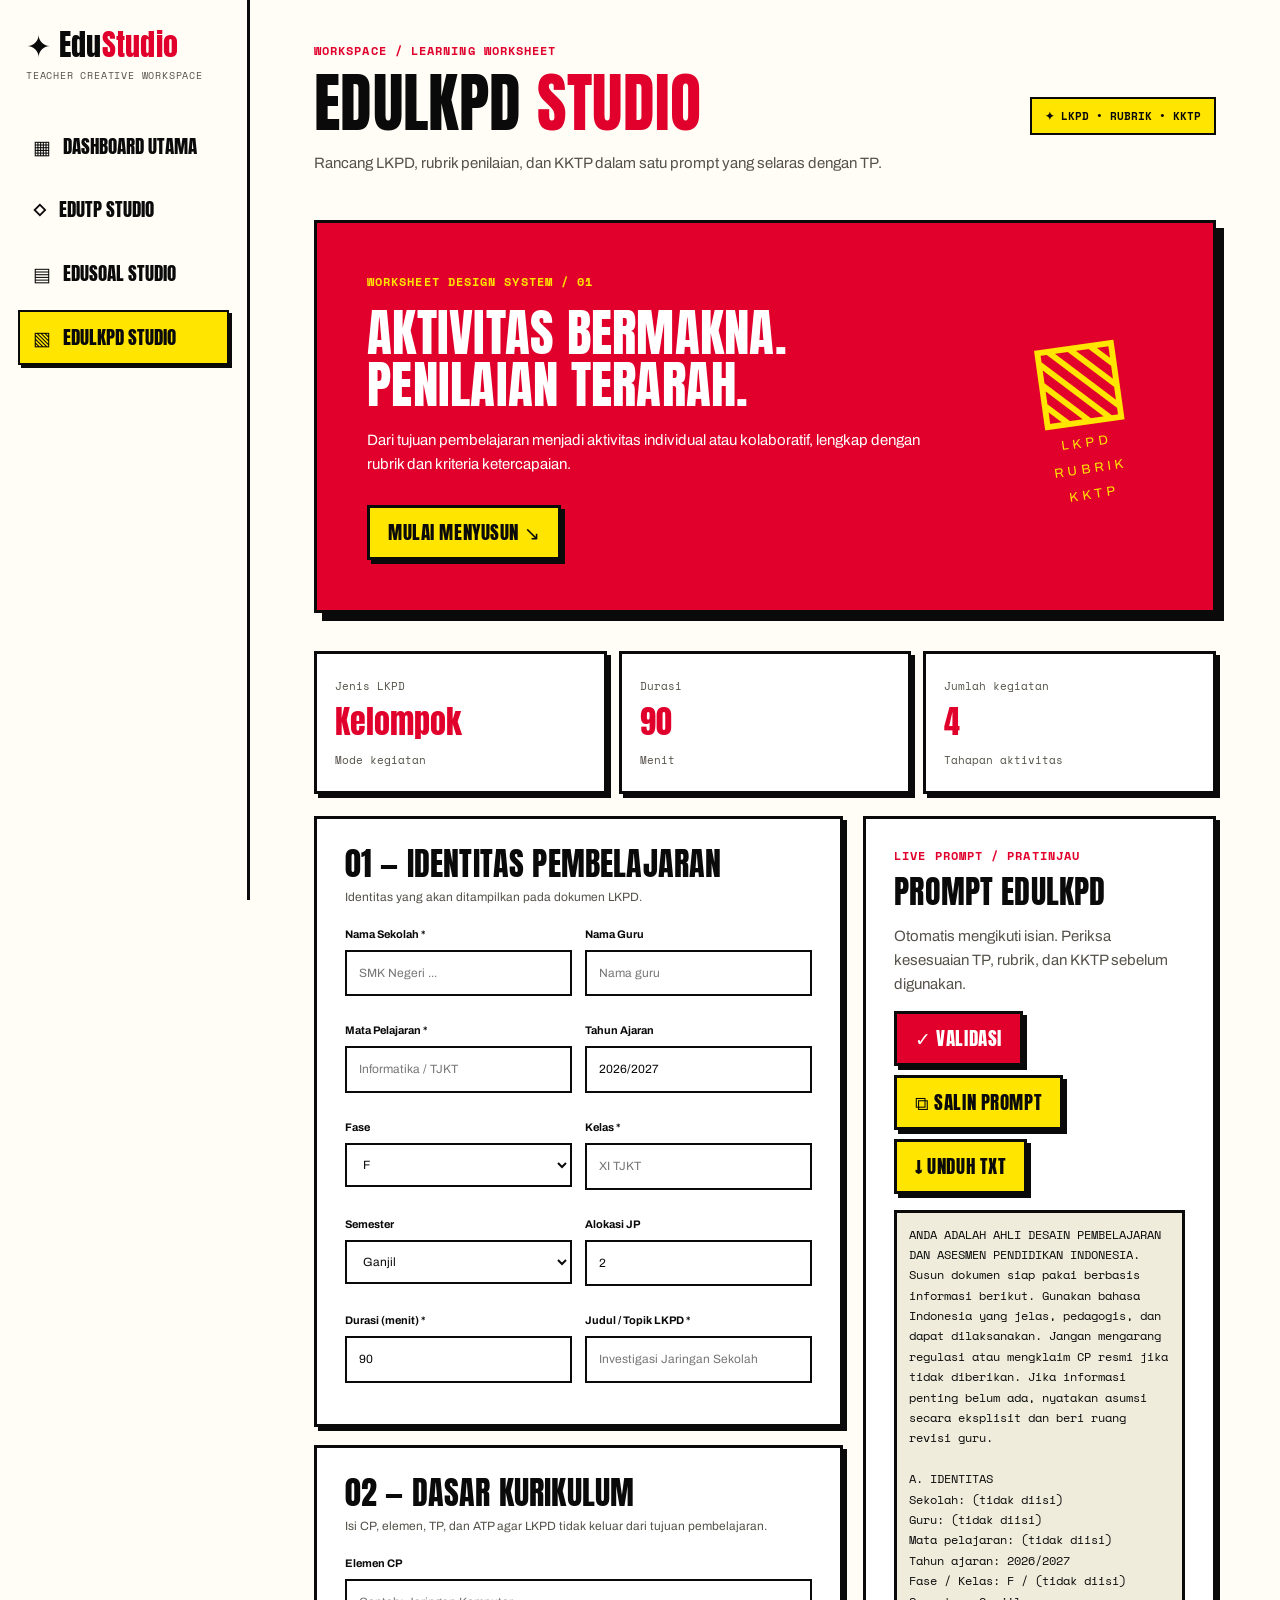
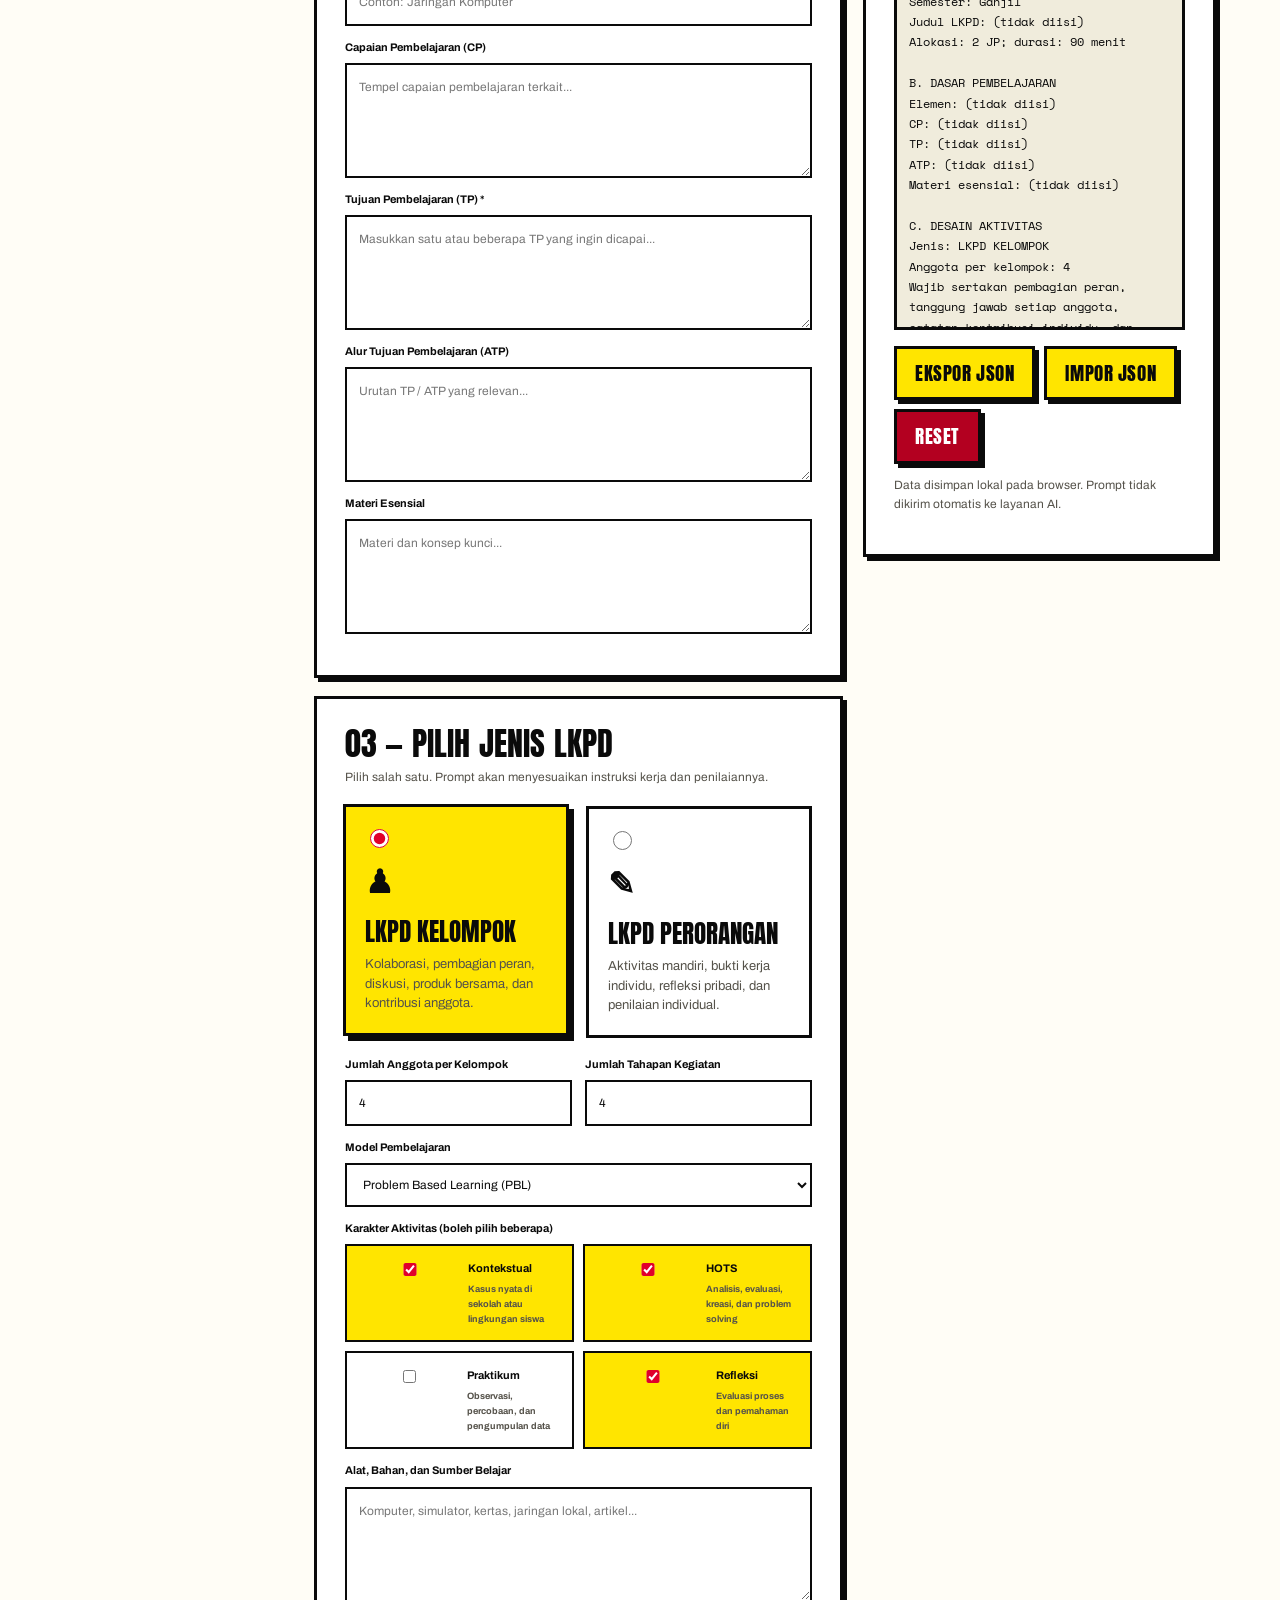
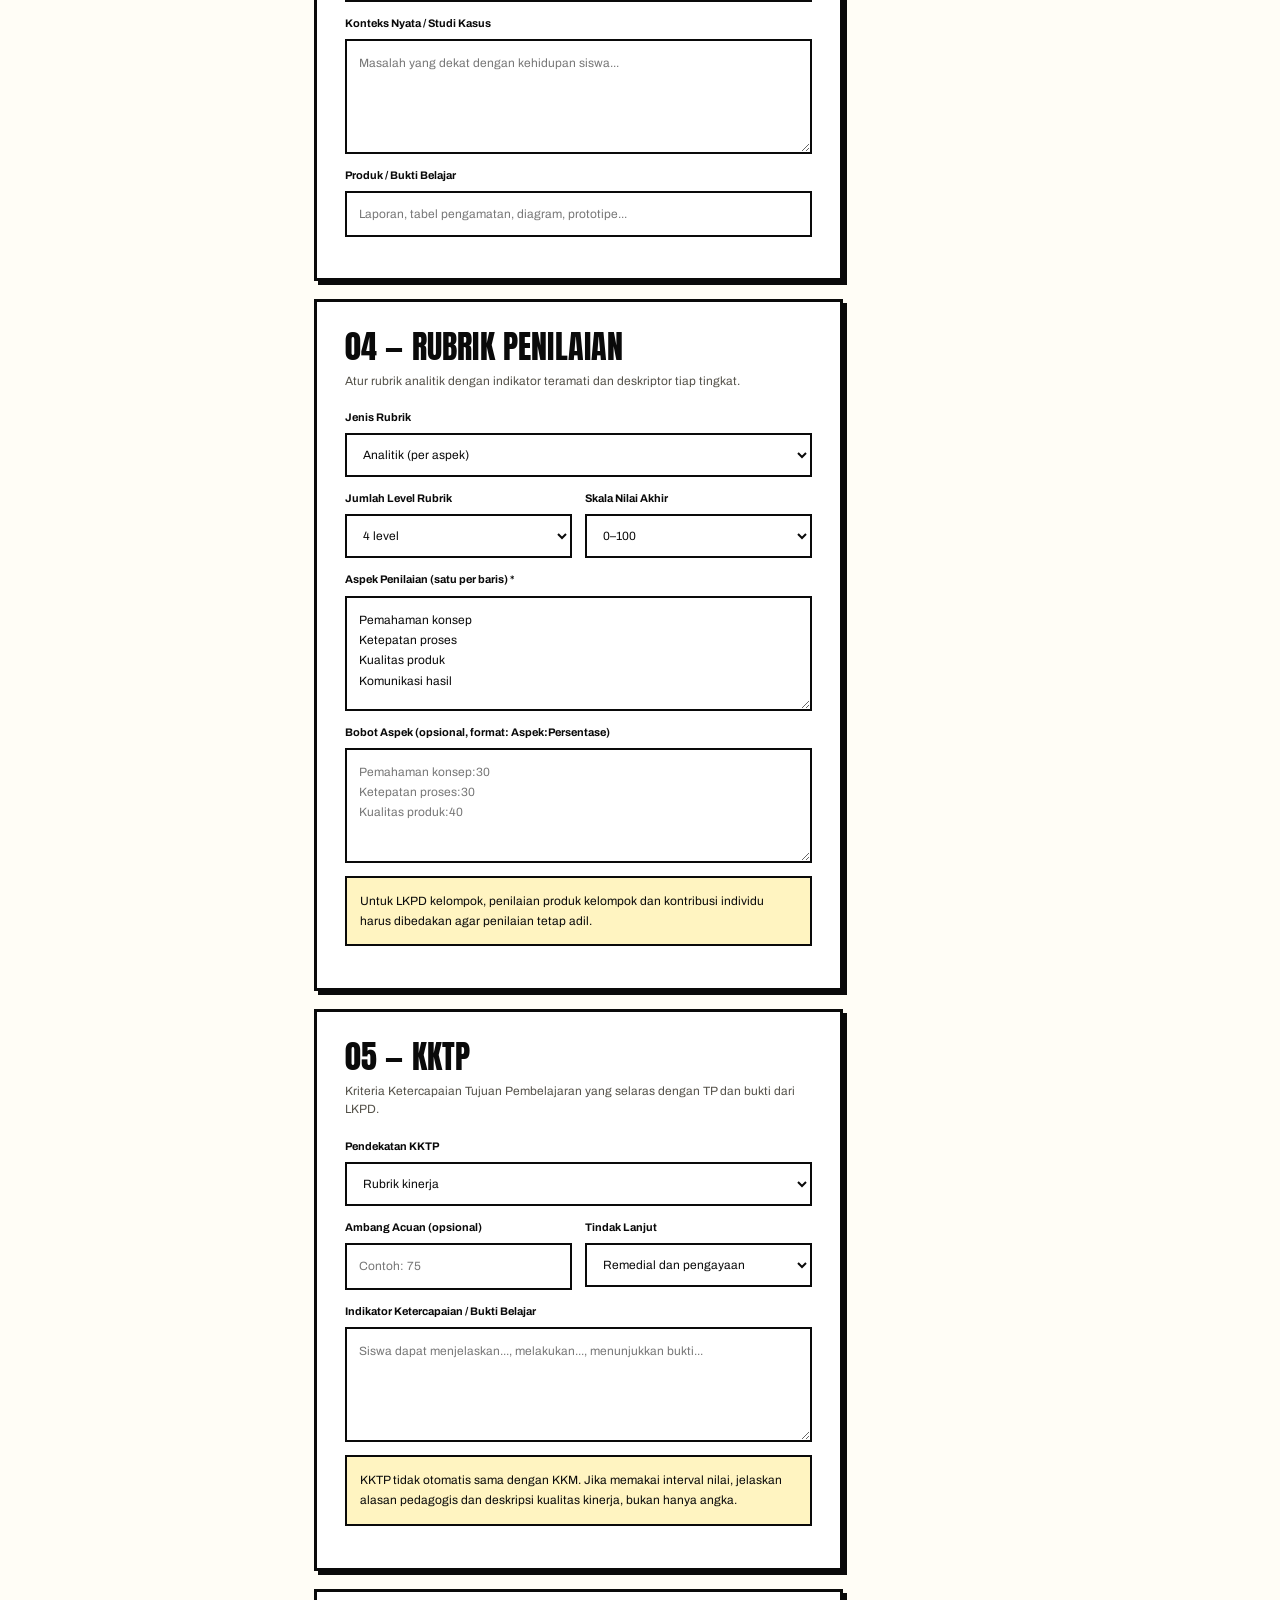
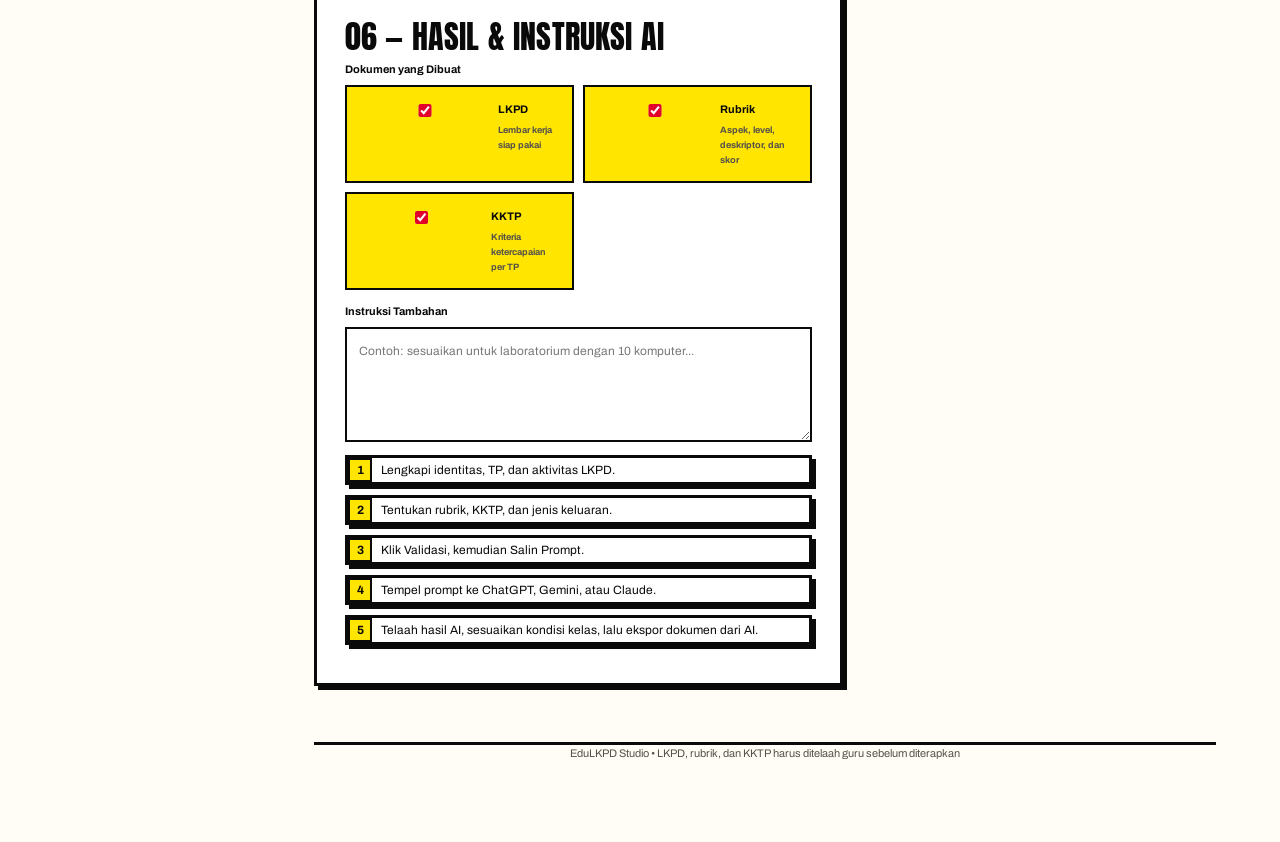
<file: edulkpd.html>
<!doctype html><html lang="id"><head><meta charset="utf-8"><meta name="viewport" content="width=device-width,initial-scale=1"><title>EduLKPD Studio — Generator LKPD, Rubrik & KKTP</title><link rel="stylesheet" href="style.css"><link rel="stylesheet" href="magazine-bold.css"><link rel="stylesheet" href="lkpd.css"></head><body>
<aside class="sidebar"><a class="logo" href="index.html">✦ Edu<span>Studio</span><small>TEACHER CREATIVE WORKSPACE</small></a><nav><a href="index.html">▦ &nbsp; Dashboard Utama</a><a href="edutp.html">◇ &nbsp; EduTP Studio</a><a href="edusoal.html">▤ &nbsp; EduSoal Studio</a><a class="active" href="edulkpd.html">▧ &nbsp; EduLKPD Studio</a></nav></aside>
<main class="main"><header><div><div class="eyebrow">WORKSPACE / LEARNING WORKSHEET</div><h1>EduLKPD <span>Studio</span></h1><p>Rancang LKPD, rubrik penilaian, dan KKTP dalam satu prompt yang selaras dengan TP.</p></div><div class="chip">✦ LKPD • RUBRIK • KKTP</div></header>
<section class="hero"><div><div class="hero-kicker">WORKSHEET DESIGN SYSTEM / 01</div><h2>Aktivitas bermakna.<br>Penilaian terarah.</h2><p>Dari tujuan pembelajaran menjadi aktivitas individual atau kolaboratif, lengkap dengan rubrik dan kriteria ketercapaian.</p><a href="#form" class="button white">Mulai menyusun ↘</a></div><div class="hero-art">▧<div>LKPD<br>RUBRIK<br>KKTP</div></div></section>
<section class="statrow"><div class="stat"><small>Jenis LKPD</small><b id="statMode">Kelompok</b><small>Mode kegiatan</small></div><div class="stat"><small>Durasi</small><b id="statTime">90</b><small>Menit</small></div><div class="stat"><small>Jumlah kegiatan</small><b id="statSteps">4</b><small>Tahapan aktivitas</small></div></section>
<div class="layout" id="form"><div>
<section class="panel"><h2>01 — Identitas Pembelajaran</h2><div class="sub">Identitas yang akan ditampilkan pada dokumen LKPD.</div><div class="grid">
<div class="field"><label for="school">Nama Sekolah *</label><input id="school" data-k="school" placeholder="SMK Negeri ..."></div><div class="field"><label>Nama Guru</label><input data-k="teacher" placeholder="Nama guru"></div><div class="field"><label>Mata Pelajaran *</label><input data-k="subject" placeholder="Informatika / TJKT"></div><div class="field"><label>Tahun Ajaran</label><input data-k="year" placeholder="2026/2027"></div><div class="field"><label>Fase</label><select data-k="phase"><option>A</option><option>B</option><option>C</option><option>D</option><option>E</option><option>F</option></select></div><div class="field"><label>Kelas *</label><input data-k="classes" placeholder="XI TJKT"></div><div class="field"><label>Semester</label><select data-k="semester"><option>Ganjil</option><option>Genap</option></select></div><div class="field"><label>Alokasi JP</label><input type="number" min="1" data-k="jp"></div><div class="field"><label>Durasi (menit) *</label><input type="number" min="1" data-k="duration"></div><div class="field"><label>Judul / Topik LKPD *</label><input data-k="title" placeholder="Investigasi Jaringan Sekolah"></div></div></section>
<section class="panel"><h2>02 — Dasar Kurikulum</h2><div class="sub">Isi CP, elemen, TP, dan ATP agar LKPD tidak keluar dari tujuan pembelajaran.</div><div class="field"><label>Elemen CP</label><input data-k="element" placeholder="Contoh: Jaringan Komputer"></div><div class="field"><label>Capaian Pembelajaran (CP)</label><textarea data-k="cp" placeholder="Tempel capaian pembelajaran terkait..."></textarea></div><div class="field"><label>Tujuan Pembelajaran (TP) *</label><textarea data-k="tp" placeholder="Masukkan satu atau beberapa TP yang ingin dicapai..."></textarea></div><div class="field"><label>Alur Tujuan Pembelajaran (ATP)</label><textarea data-k="atp" placeholder="Urutan TP / ATP yang relevan..."></textarea></div><div class="field"><label>Materi Esensial</label><textarea data-k="topics" placeholder="Materi dan konsep kunci..."></textarea></div></section>
<section class="panel"><h2>03 — Pilih Jenis LKPD</h2><div class="sub">Pilih salah satu. Prompt akan menyesuaikan instruksi kerja dan penilaiannya.</div><div class="lkpd-mode"><label class="mode-card"><input type="radio" name="mode" value="kelompok"><span class="mode-icon">♟</span><strong>LKPD Kelompok</strong><small>Kolaborasi, pembagian peran, diskusi, produk bersama, dan kontribusi anggota.</small></label><label class="mode-card"><input type="radio" name="mode" value="perorangan"><span class="mode-icon">✎</span><strong>LKPD Perorangan</strong><small>Aktivitas mandiri, bukti kerja individu, refleksi pribadi, dan penilaian individual.</small></label></div><div class="grid"><div class="field" id="groupSizeWrap"><label>Jumlah Anggota per Kelompok</label><input type="number" min="2" data-k="groupSize"></div><div class="field"><label>Jumlah Tahapan Kegiatan</label><input type="number" min="1" max="20" data-k="steps"></div></div><div class="field"><label>Model Pembelajaran</label><select data-k="model"><option>Problem Based Learning (PBL)</option><option>Project Based Learning (PjBL)</option><option>Discovery Learning</option><option>Inquiry Learning</option><option>Praktikum / Eksperimen</option><option>Studi Kasus</option><option>Pembelajaran Berdiferensiasi</option><option>Model lain (jelaskan di catatan)</option></select></div><div class="field"><label>Karakter Aktivitas (boleh pilih beberapa)</label><div class="choices" id="activities"><label class="choice"><input type="checkbox" value="Kontekstual dan autentik"><span><b>Kontekstual</b><small>Kasus nyata di sekolah atau lingkungan siswa</small></span></label><label class="choice"><input type="checkbox" value="HOTS dan pemecahan masalah"><span><b>HOTS</b><small>Analisis, evaluasi, kreasi, dan problem solving</small></span></label><label class="choice"><input type="checkbox" value="Praktik atau eksperimen"><span><b>Praktikum</b><small>Observasi, percobaan, dan pengumpulan data</small></span></label><label class="choice"><input type="checkbox" value="Refleksi dan metakognisi"><span><b>Refleksi</b><small>Evaluasi proses dan pemahaman diri</small></span></label></div></div><div class="field"><label>Alat, Bahan, dan Sumber Belajar</label><textarea data-k="resources" placeholder="Komputer, simulator, kertas, jaringan lokal, artikel..."></textarea></div><div class="field"><label>Konteks Nyata / Studi Kasus</label><textarea data-k="context" placeholder="Masalah yang dekat dengan kehidupan siswa..."></textarea></div><div class="field"><label>Produk / Bukti Belajar</label><input data-k="product" placeholder="Laporan, tabel pengamatan, diagram, prototipe..."></div></section>
<section class="panel"><h2>04 — Rubrik Penilaian</h2><div class="sub">Atur rubrik analitik dengan indikator teramati dan deskriptor tiap tingkat.</div><div class="field"><label>Jenis Rubrik</label><select data-k="rubricType"><option value="analitik">Analitik (per aspek)</option><option value="holistik">Holistik (kinerja keseluruhan)</option><option value="keduanya">Analitik + Holistik</option></select></div><div class="grid"><div class="field"><label>Jumlah Level Rubrik</label><select data-k="levels"><option value="4">4 level</option><option value="3">3 level</option><option value="5">5 level</option></select></div><div class="field"><label>Skala Nilai Akhir</label><select data-k="scale"><option value="100">0–100</option><option value="4">1–4</option><option value="deskriptif">Deskriptif</option></select></div></div><div class="field"><label>Aspek Penilaian (satu per baris) *</label><textarea data-k="criteria" placeholder="Pemahaman konsep&#10;Ketepatan proses&#10;Kualitas produk&#10;Komunikasi hasil"></textarea></div><div class="field"><label>Bobot Aspek (opsional, format: Aspek:Persentase)</label><textarea data-k="weights" placeholder="Pemahaman konsep:30&#10;Ketepatan proses:30&#10;Kualitas produk:40"></textarea></div><div class="notice">Untuk LKPD kelompok, penilaian produk kelompok dan kontribusi individu harus dibedakan agar penilaian tetap adil.</div></section>
<section class="panel"><h2>05 — KKTP</h2><div class="sub">Kriteria Ketercapaian Tujuan Pembelajaran yang selaras dengan TP dan bukti dari LKPD.</div><div class="field"><label>Pendekatan KKTP</label><select data-k="kktpMethod"><option value="rubrik">Rubrik kinerja</option><option value="deskripsi">Deskripsi kriteria</option><option value="interval">Interval nilai dengan deskripsi</option><option value="gabungan">Gabungan rubrik dan deskripsi</option></select></div><div class="grid"><div class="field"><label>Ambang Acuan (opsional)</label><input type="number" min="0" max="100" data-k="threshold" placeholder="Contoh: 75"></div><div class="field"><label>Tindak Lanjut</label><select data-k="followup"><option>Remedial dan pengayaan</option><option>Umpan balik formatif dan revisi</option><option>Refleksi dan pembelajaran ulang</option></select></div></div><div class="field"><label>Indikator Ketercapaian / Bukti Belajar</label><textarea data-k="indicators" placeholder="Siswa dapat menjelaskan..., melakukan..., menunjukkan bukti..."></textarea></div><div class="notice">KKTP tidak otomatis sama dengan KKM. Jika memakai interval nilai, jelaskan alasan pedagogis dan deskripsi kualitas kinerja, bukan hanya angka.</div></section>
<section class="panel"><h2>06 — Hasil & Instruksi AI</h2><div class="field"><label>Dokumen yang Dibuat</label><div class="choices" id="outputs"><label class="choice"><input type="checkbox" value="lkpd"><span><b>LKPD</b><small>Lembar kerja siap pakai</small></span></label><label class="choice"><input type="checkbox" value="rubrik"><span><b>Rubrik</b><small>Aspek, level, deskriptor, dan skor</small></span></label><label class="choice"><input type="checkbox" value="kktp"><span><b>KKTP</b><small>Kriteria ketercapaian per TP</small></span></label></div></div><div class="field"><label>Instruksi Tambahan</label><textarea data-k="notes" placeholder="Contoh: sesuaikan untuk laboratorium dengan 10 komputer..."></textarea></div><div class="step"><b>1</b> Lengkapi identitas, TP, dan aktivitas LKPD.</div><div class="step"><b>2</b> Tentukan rubrik, KKTP, dan jenis keluaran.</div><div class="step"><b>3</b> Klik Validasi, kemudian Salin Prompt.</div><div class="step"><b>4</b> Tempel prompt ke ChatGPT, Gemini, atau Claude.</div><div class="step"><b>5</b> Telaah hasil AI, sesuaikan kondisi kelas, lalu ekspor dokumen dari AI.</div></section>
</div><div><section class="panel sticky"><div class="eyebrow">LIVE PROMPT / PRATINJAU</div><h2 style="margin-top:10px">Prompt EduLKPD</h2><p>Otomatis mengikuti isian. Periksa kesesuaian TP, rubrik, dan KKTP sebelum digunakan.</p><div id="errors" aria-live="polite"></div><div class="actions" style="margin-bottom:16px"><button class="button" id="validate">✓ Validasi</button><button class="button secondary" id="copy">⧉ Salin Prompt</button><button class="button secondary" id="download">↓ Unduh TXT</button></div><div class="preview" id="preview" aria-label="Pratinjau prompt"></div><div class="actions" style="margin-top:16px"><button class="button secondary" id="export">Ekspor JSON</button><button class="button secondary" id="import">Impor JSON</button><button class="button danger" id="reset">Reset</button><input class="hidden" type="file" id="file" accept="application/json,.json"></div><p class="tiny-note">Data disimpan lokal pada browser. Prompt tidak dikirim otomatis ke layanan AI.</p></section></div></div><footer>EduLKPD Studio • LKPD, rubrik, dan KKTP harus ditelaah guru sebelum diterapkan</footer></main><script src="lkpd.js"></script></body></html>
</file>
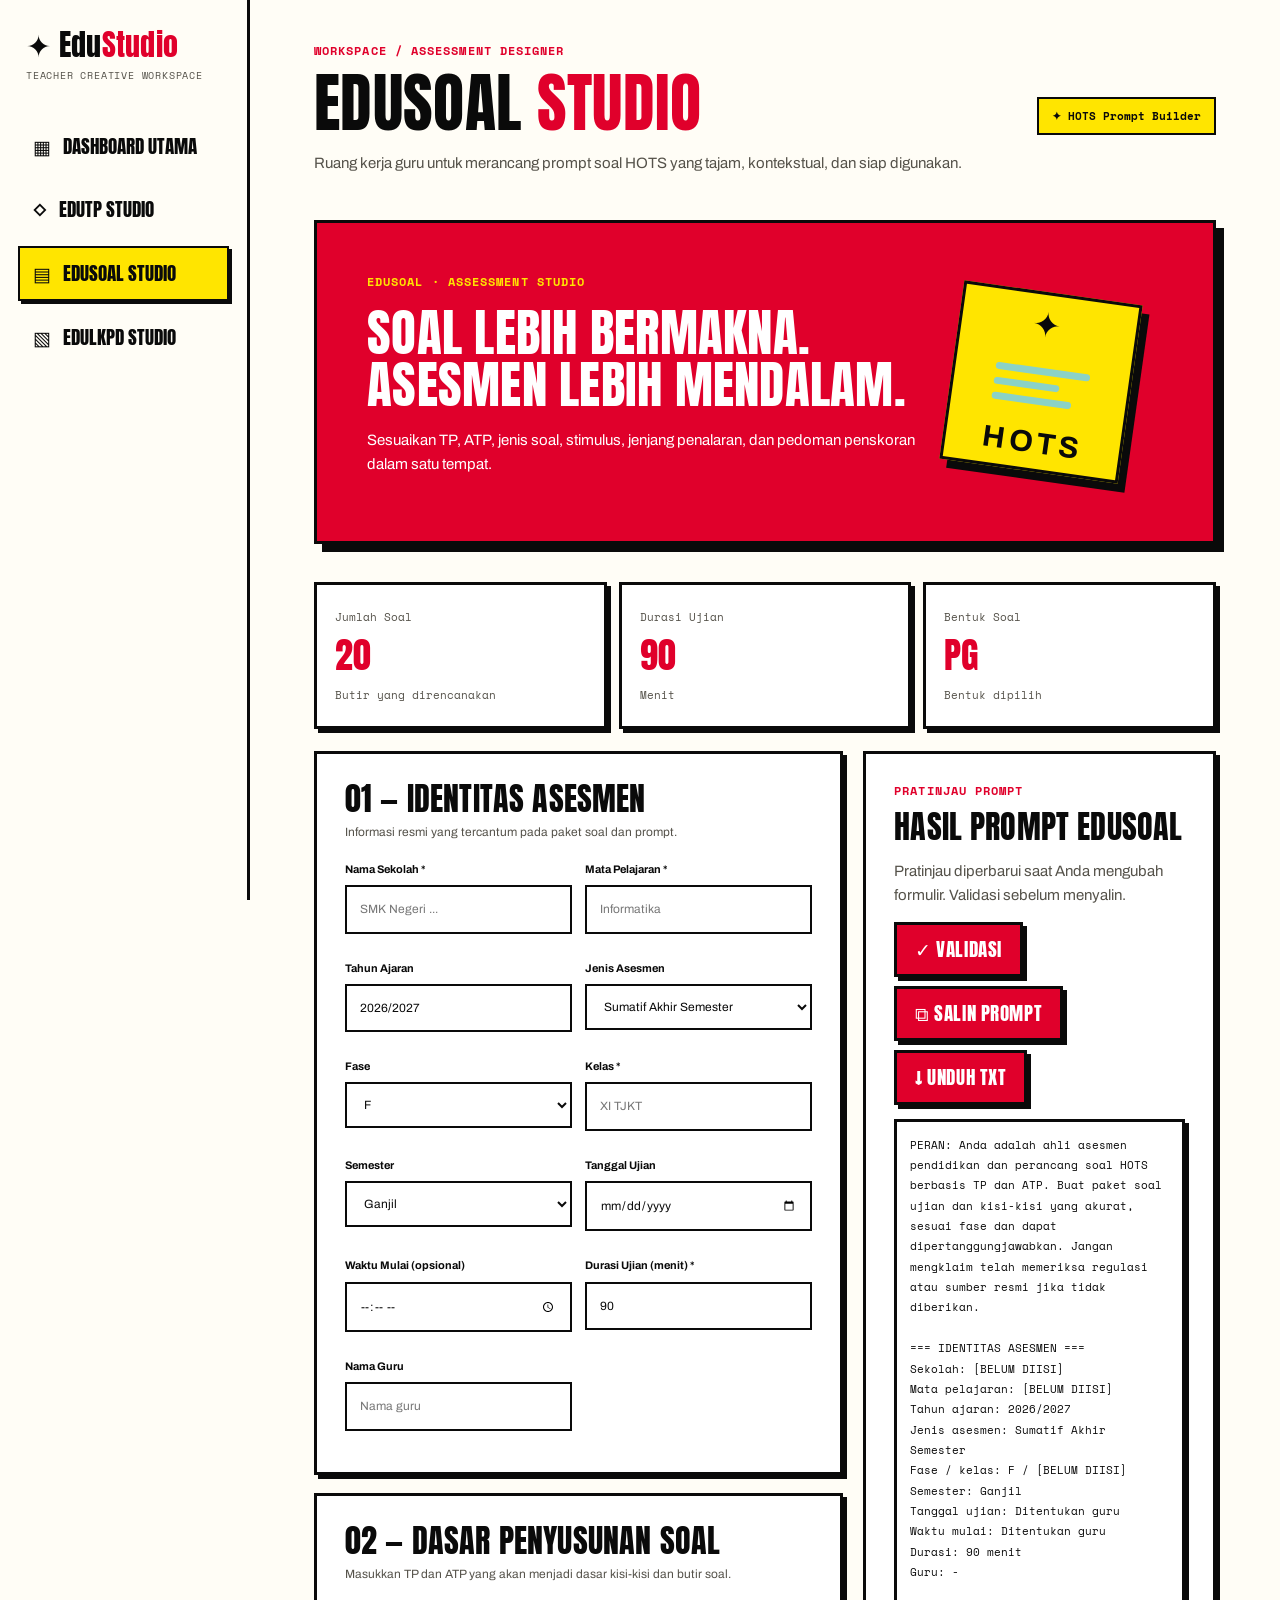
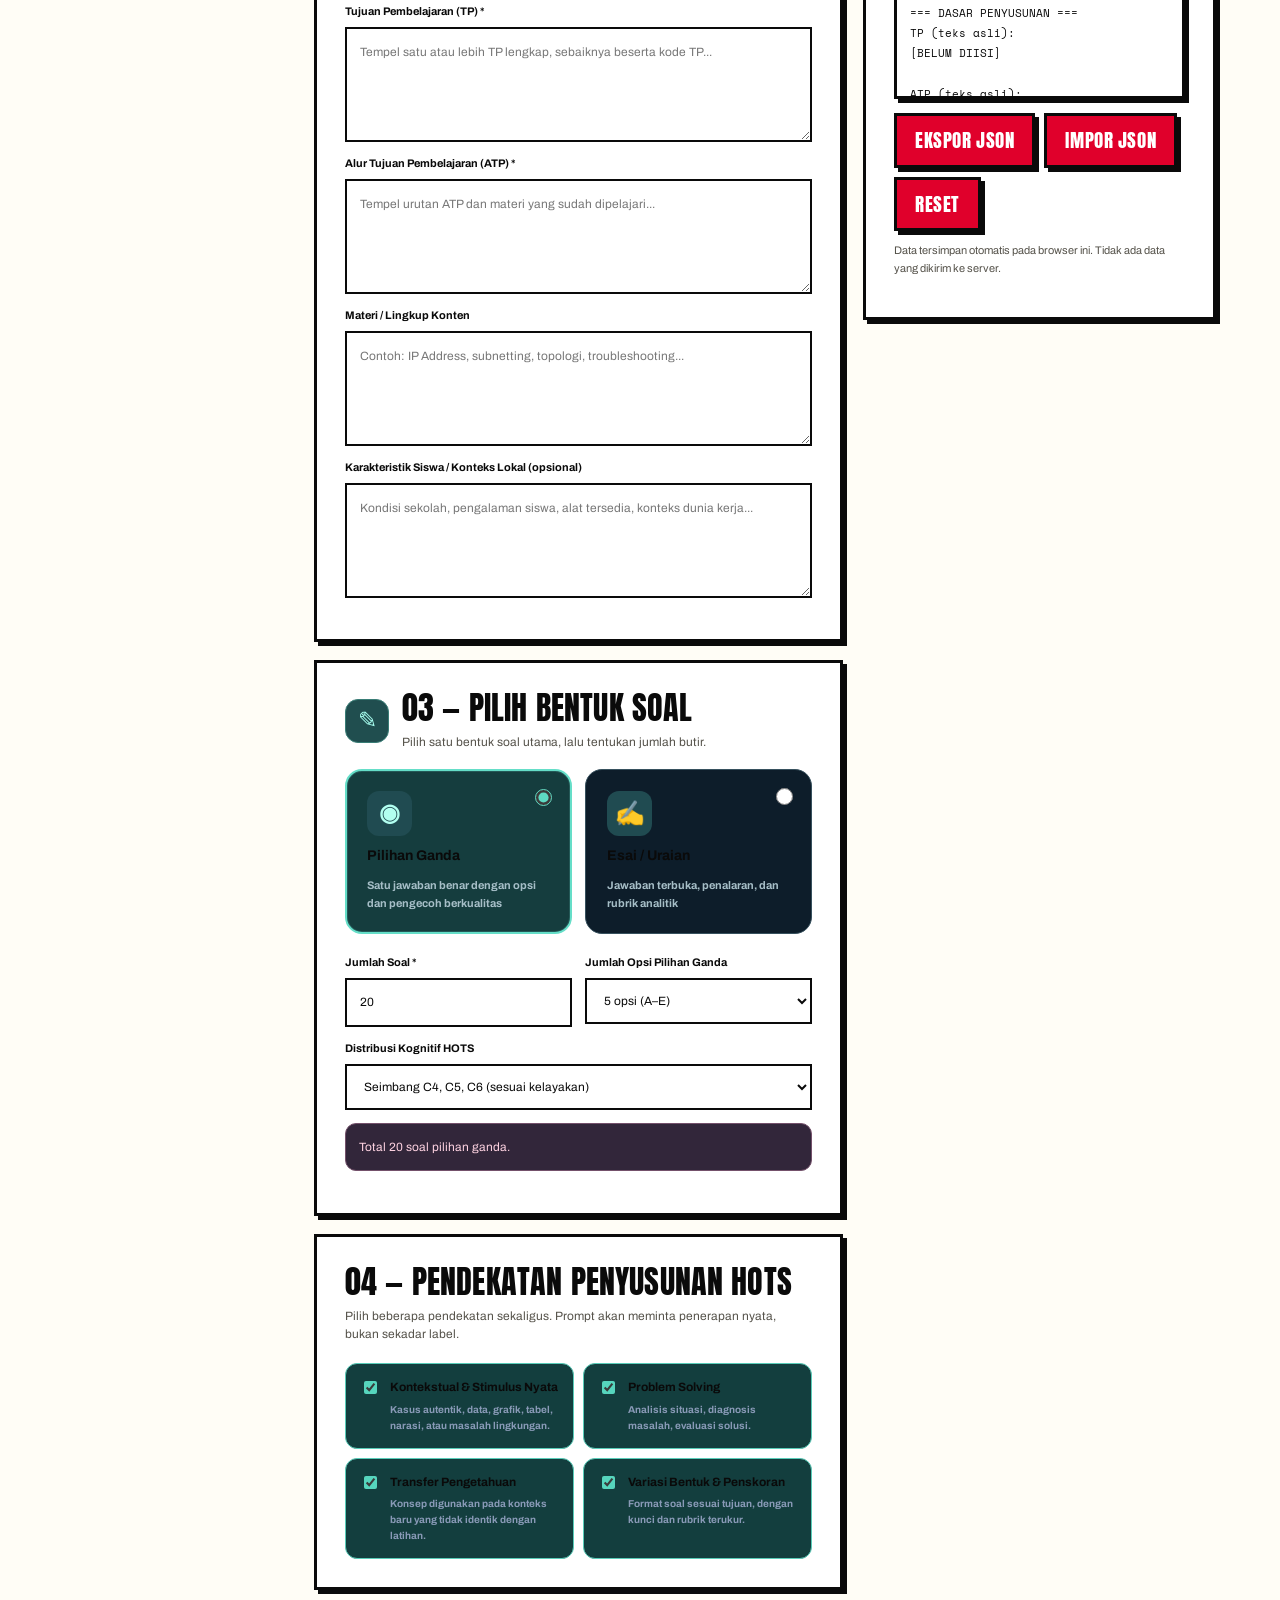
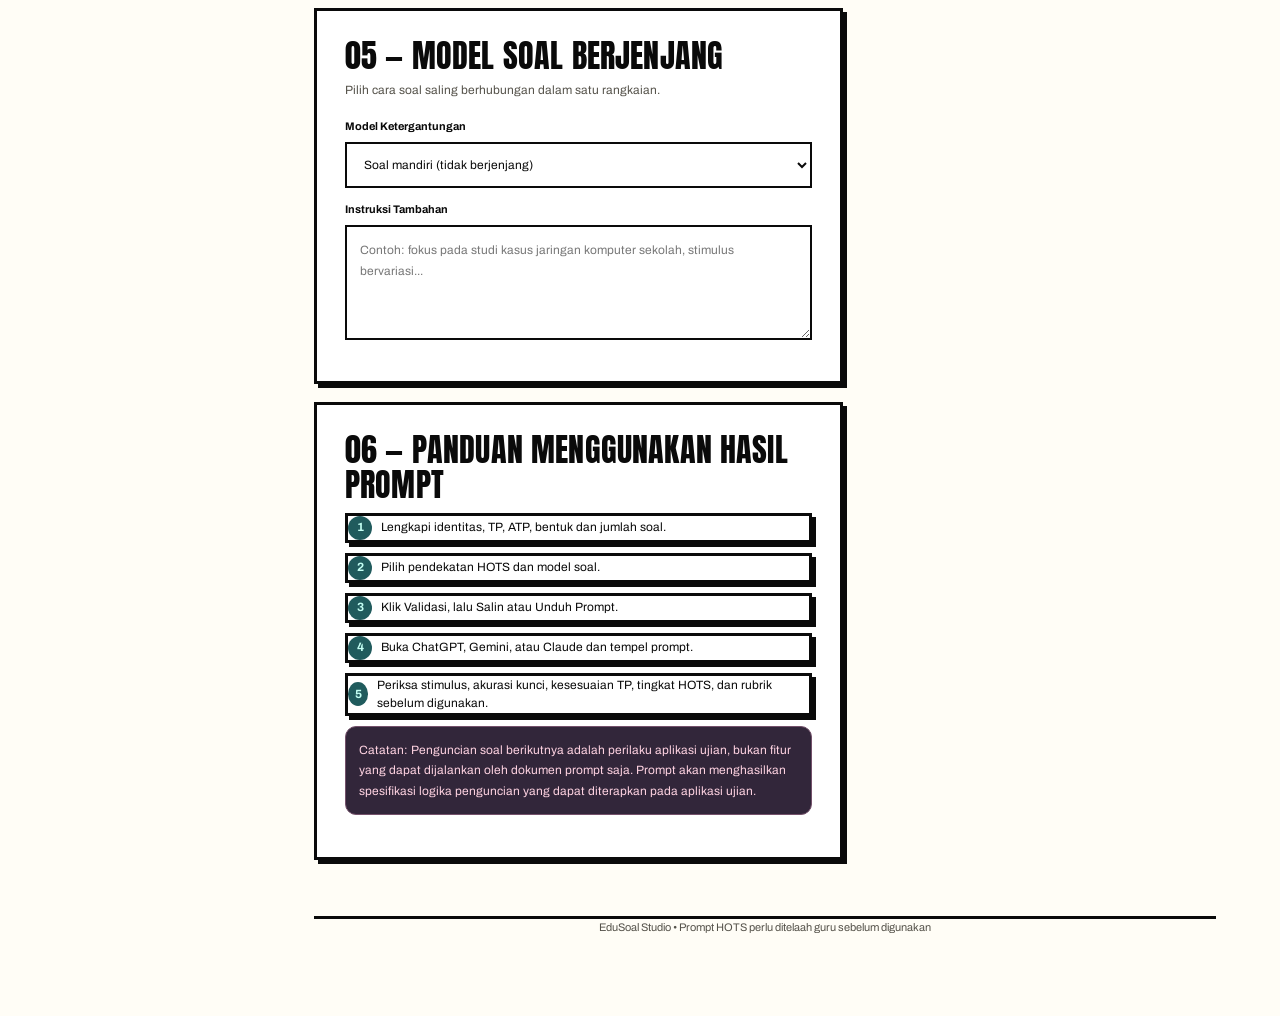
<file: edusoal.html>
<!doctype html><html lang="id"><head><meta charset="utf-8"><meta name="viewport" content="width=device-width,initial-scale=1"><title>EduSoal Studio — Generator Prompt HOTS</title><link rel="stylesheet" href="style.css"><link rel="stylesheet" href="soal-theme.css"><link rel="stylesheet" href="magazine-bold.css"></head><body><aside class="sidebar"><a class="logo" href="index.html">✦ Edu<span>Studio</span><small>TEACHER CREATIVE WORKSPACE</small></a><nav><a href="index.html">▦ &nbsp; Dashboard Utama</a><a href="edutp.html">◇ &nbsp; EduTP Studio</a><a class="active" href="edusoal.html">▤ &nbsp; EduSoal Studio</a><a href="edulkpd.html">▧ &nbsp; EduLKPD Studio</a></nav></aside><main class="main"><header><div><div class="eyebrow">WORKSPACE / ASSESSMENT DESIGNER</div><h1>EduSoal <span>Studio</span></h1><p>Ruang kerja guru untuk merancang prompt soal HOTS yang tajam, kontekstual, dan siap digunakan.</p></div><div class="chip">✦ HOTS Prompt Builder</div></header><section class="hero"><div><div class="hero-kicker">EDUSOAL · ASSESSMENT STUDIO</div><h2>Soal lebih bermakna.<br>Asesmen lebih mendalam.</h2><p>Sesuaikan TP, ATP, jenis soal, stimulus, jenjang penalaran, dan pedoman penskoran dalam satu tempat.</p></div><div class="hero-art"><div class="hero-visual"><span>✦</span><div class="visual-lines"><i></i><i></i><i></i></div><strong>HOTS</strong></div></div></section><div class="statrow"><div class="stat"><small>Jumlah Soal</small><b id="statCount">20</b><small>Butir yang direncanakan</small></div><div class="stat"><small>Durasi Ujian</small><b id="statTime">90</b><small>Menit</small></div><div class="stat"><small>Bentuk Soal</small><b id="statTypes">PG</b><small>Bentuk dipilih</small></div></div><div class="layout"><div><section class="panel"><h2>01 — Identitas Asesmen</h2><div class="sub">Informasi resmi yang tercantum pada paket soal dan prompt.</div><div class="grid"><div class="field"><label>Nama Sekolah *</label><input data-k="school" placeholder="SMK Negeri ..."></div><div class="field"><label>Mata Pelajaran *</label><input data-k="subject" placeholder="Informatika"></div><div class="field"><label>Tahun Ajaran</label><input data-k="year" placeholder="2026/2027"></div><div class="field"><label>Jenis Asesmen</label><select data-k="exam"><option>Sumatif Akhir Semester</option><option>Sumatif Tengah Semester</option><option>Sumatif Akhir Tahun</option><option>Asesmen Formatif</option><option>Ulangan Harian</option><option>Asesmen Diagnostik</option><option>Asesmen Praktik</option></select></div><div class="field"><label>Fase</label><select data-k="phase"><option>A</option><option>B</option><option>C</option><option>D</option><option>E</option><option>F</option></select></div><div class="field"><label>Kelas *</label><input data-k="classes" placeholder="XI TJKT"></div><div class="field"><label>Semester</label><select data-k="semester"><option>Ganjil</option><option>Genap</option></select></div><div class="field"><label>Tanggal Ujian</label><input type="date" data-k="date"></div><div class="field"><label>Waktu Mulai (opsional)</label><input type="time" data-k="start"></div><div class="field"><label>Durasi Ujian (menit) *</label><input type="number" min="1" data-k="duration"></div><div class="field"><label>Nama Guru</label><input data-k="teacher" placeholder="Nama guru"></div></div></section><section class="panel"><h2>02 — Dasar Penyusunan Soal</h2><div class="sub">Masukkan TP dan ATP yang akan menjadi dasar kisi-kisi dan butir soal.</div><div class="field"><label>Tujuan Pembelajaran (TP) *</label><textarea data-k="tp" placeholder="Tempel satu atau lebih TP lengkap, sebaiknya beserta kode TP..."></textarea></div><div class="field"><label>Alur Tujuan Pembelajaran (ATP) *</label><textarea data-k="atp" placeholder="Tempel urutan ATP dan materi yang sudah dipelajari..."></textarea></div><div class="field"><label>Materi / Lingkup Konten</label><textarea data-k="topics" placeholder="Contoh: IP Address, subnetting, topologi, troubleshooting..."></textarea></div><div class="field"><label>Karakteristik Siswa / Konteks Lokal (opsional)</label><textarea data-k="context" placeholder="Kondisi sekolah, pengalaman siswa, alat tersedia, konteks dunia kerja..."></textarea></div></section><section class="panel"><div class="section-heading"><span class="section-icon">✎</span><div><h2>03 — Pilih Bentuk Soal</h2><div class="sub">Pilih satu bentuk soal utama, lalu tentukan jumlah butir.</div></div></div><div class="type-switch" id="typeSwitch"><label class="type-card"><input type="radio" name="questionType" value="mcq"><span class="type-symbol">◉</span><b>Pilihan Ganda</b><small>Satu jawaban benar dengan opsi dan pengecoh berkualitas</small></label><label class="type-card"><input type="radio" name="questionType" value="essay"><span class="type-symbol">✍</span><b>Esai / Uraian</b><small>Jawaban terbuka, penalaran, dan rubrik analitik</small></label></div><div class="grid"><div class="field"><label>Jumlah Soal *</label><input type="number" min="1" data-k="questionCount"></div><div class="field" id="optionField"><label>Jumlah Opsi Pilihan Ganda</label><select data-k="options"><option value="4">4 opsi (A–D)</option><option value="5">5 opsi (A–E)</option></select></div></div><div class="field"><label>Distribusi Kognitif HOTS</label><select data-k="cognitive"><option value="balanced">Seimbang C4, C5, C6 (sesuai kelayakan)</option><option value="c4">Dominan C4 — Analisis</option><option value="c5">Dominan C5 — Evaluasi</option><option value="c6">Dominan C6 — Kreasi</option><option value="custom">Proporsional sesuai TP dan bentuk soal</option></select></div><div class="notice" id="countInfo"></div></section><section class="panel"><h2>04 — Pendekatan Penyusunan HOTS</h2><div class="sub">Pilih beberapa pendekatan sekaligus. Prompt akan meminta penerapan nyata, bukan sekadar label.</div><div class="choices" id="methods"><label class="choice"><input type="checkbox" value="contextual"><span><b>Kontekstual & Stimulus Nyata</b><small>Kasus autentik, data, grafik, tabel, narasi, atau masalah lingkungan.</small></span></label><label class="choice"><input type="checkbox" value="problem"><span><b>Problem Solving</b><small>Analisis situasi, diagnosis masalah, evaluasi solusi.</small></span></label><label class="choice"><input type="checkbox" value="transfer"><span><b>Transfer Pengetahuan</b><small>Konsep digunakan pada konteks baru yang tidak identik dengan latihan.</small></span></label><label class="choice"><input type="checkbox" value="variety"><span><b>Variasi Bentuk & Penskoran</b><small>Format soal sesuai tujuan, dengan kunci dan rubrik terukur.</small></span></label></div></section><section class="panel"><h2>05 — Model Soal Berjenjang</h2><div class="sub">Pilih cara soal saling berhubungan dalam satu rangkaian.</div><div class="field"><label>Model Ketergantungan</label><select data-k="mode"><option value="independent">Soal mandiri (tidak berjenjang)</option><option value="tiered">Soal berjenjang / berseri (berdasarkan jawaban sebelumnya)</option><option value="mixed">Campuran soal mandiri dan berjenjang</option></select></div><div id="tierFields"><div class="grid"><div class="field"><label>Jumlah Paket/Rangkaian Berjenjang</label><input type="number" min="1" data-k="groups"></div><div class="field"><label>Jumlah Soal Berjenjang (bagian dari total)</label><input type="number" min="2" data-k="tierCount"></div></div><div class="field"><label>Aturan Membuka Soal Berikutnya</label><select data-k="unlock"><option value="answered">Setelah soal sebelumnya dijawab (benar atau salah)</option><option value="correct">Setelah jawaban sebelumnya benar</option></select></div><div class="field"><label>Jika Jawaban Tahap Sebelumnya Salah</label><select data-k="wrong"><option value="hint">Berikan umpan balik/petunjuk, lalu lanjut sesuai aturan</option><option value="retry">Berikan kesempatan mencoba ulang</option><option value="reference">Berikan data acuan agar tahap berikutnya tetap dapat dinilai adil</option></select></div></div><div class="field"><label>Instruksi Tambahan</label><textarea data-k="notes" placeholder="Contoh: fokus pada studi kasus jaringan komputer sekolah, stimulus bervariasi..."></textarea></div></section><section class="panel"><h2>06 — Panduan Menggunakan Hasil Prompt</h2><div class="step"><b>1</b> Lengkapi identitas, TP, ATP, bentuk dan jumlah soal.</div><div class="step"><b>2</b> Pilih pendekatan HOTS dan model soal.</div><div class="step"><b>3</b> Klik Validasi, lalu Salin atau Unduh Prompt.</div><div class="step"><b>4</b> Buka ChatGPT, Gemini, atau Claude dan tempel prompt.</div><div class="step"><b>5</b> Periksa stimulus, akurasi kunci, kesesuaian TP, tingkat HOTS, dan rubrik sebelum digunakan.</div><div class="notice">Catatan: Penguncian soal berikutnya adalah perilaku aplikasi ujian, bukan fitur yang dapat dijalankan oleh dokumen prompt saja. Prompt akan menghasilkan spesifikasi logika penguncian yang dapat diterapkan pada aplikasi ujian.</div></section></div><div><section class="panel sticky"><div class="eyebrow">PRATINJAU PROMPT</div><h2 style="margin-top:10px">Hasil Prompt EduSoal</h2><p>Pratinjau diperbarui saat Anda mengubah formulir. Validasi sebelum menyalin.</p><div id="errors"></div><div class="actions" style="margin-bottom:14px"><button class="button" id="validate">✓ Validasi</button><button class="button secondary" id="copy">⧉ Salin Prompt</button><button class="button secondary" id="download">↓ Unduh TXT</button></div><div class="preview" id="preview"></div><div class="actions" style="margin-top:14px"><button class="button secondary" id="export">Ekspor JSON</button><button class="button secondary" id="import">Impor JSON</button><button class="button danger" id="reset">Reset</button><input type="file" accept="application/json" id="file" class="hidden"></div><p style="font-size:11px">Data tersimpan otomatis pada browser ini. Tidak ada data yang dikirim ke server.</p></section></div></div><footer>EduSoal Studio • Prompt HOTS perlu ditelaah guru sebelum digunakan</footer></main><script src="soal.js"></script></body></html>
</file>
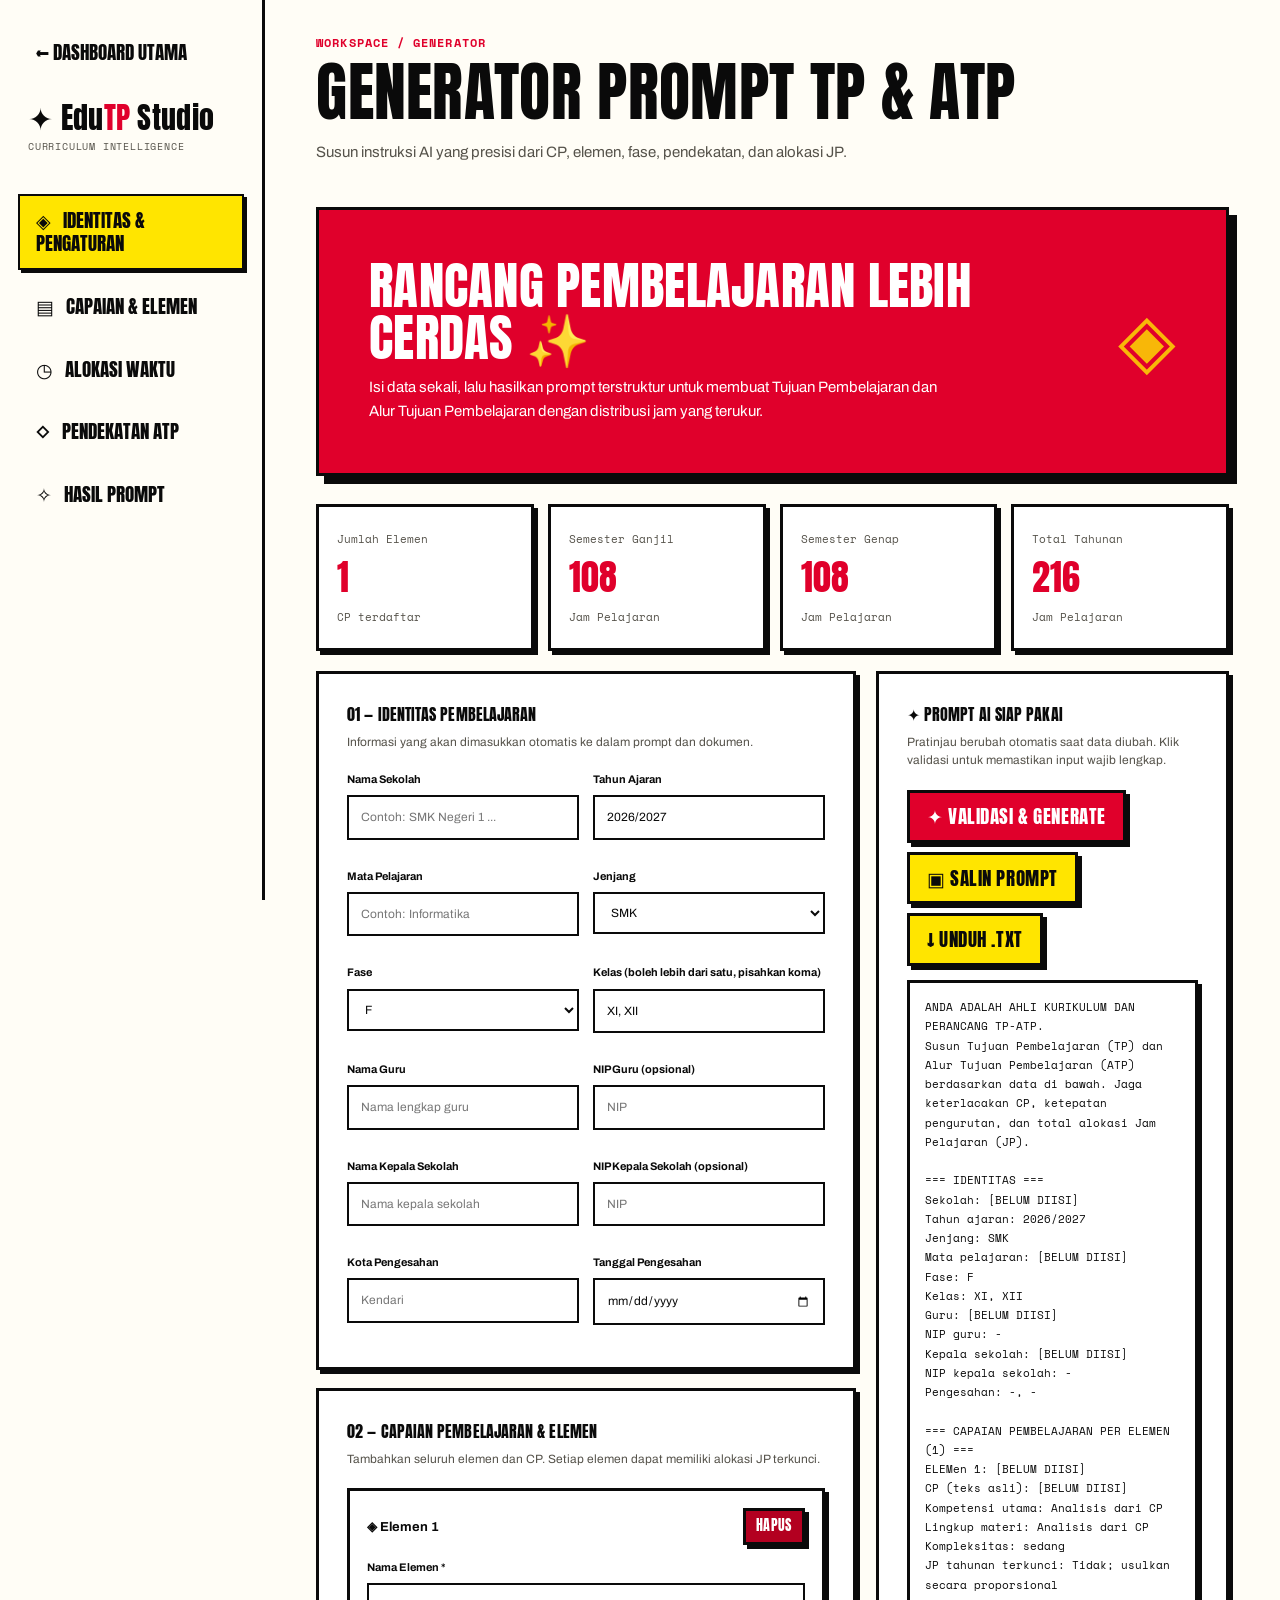
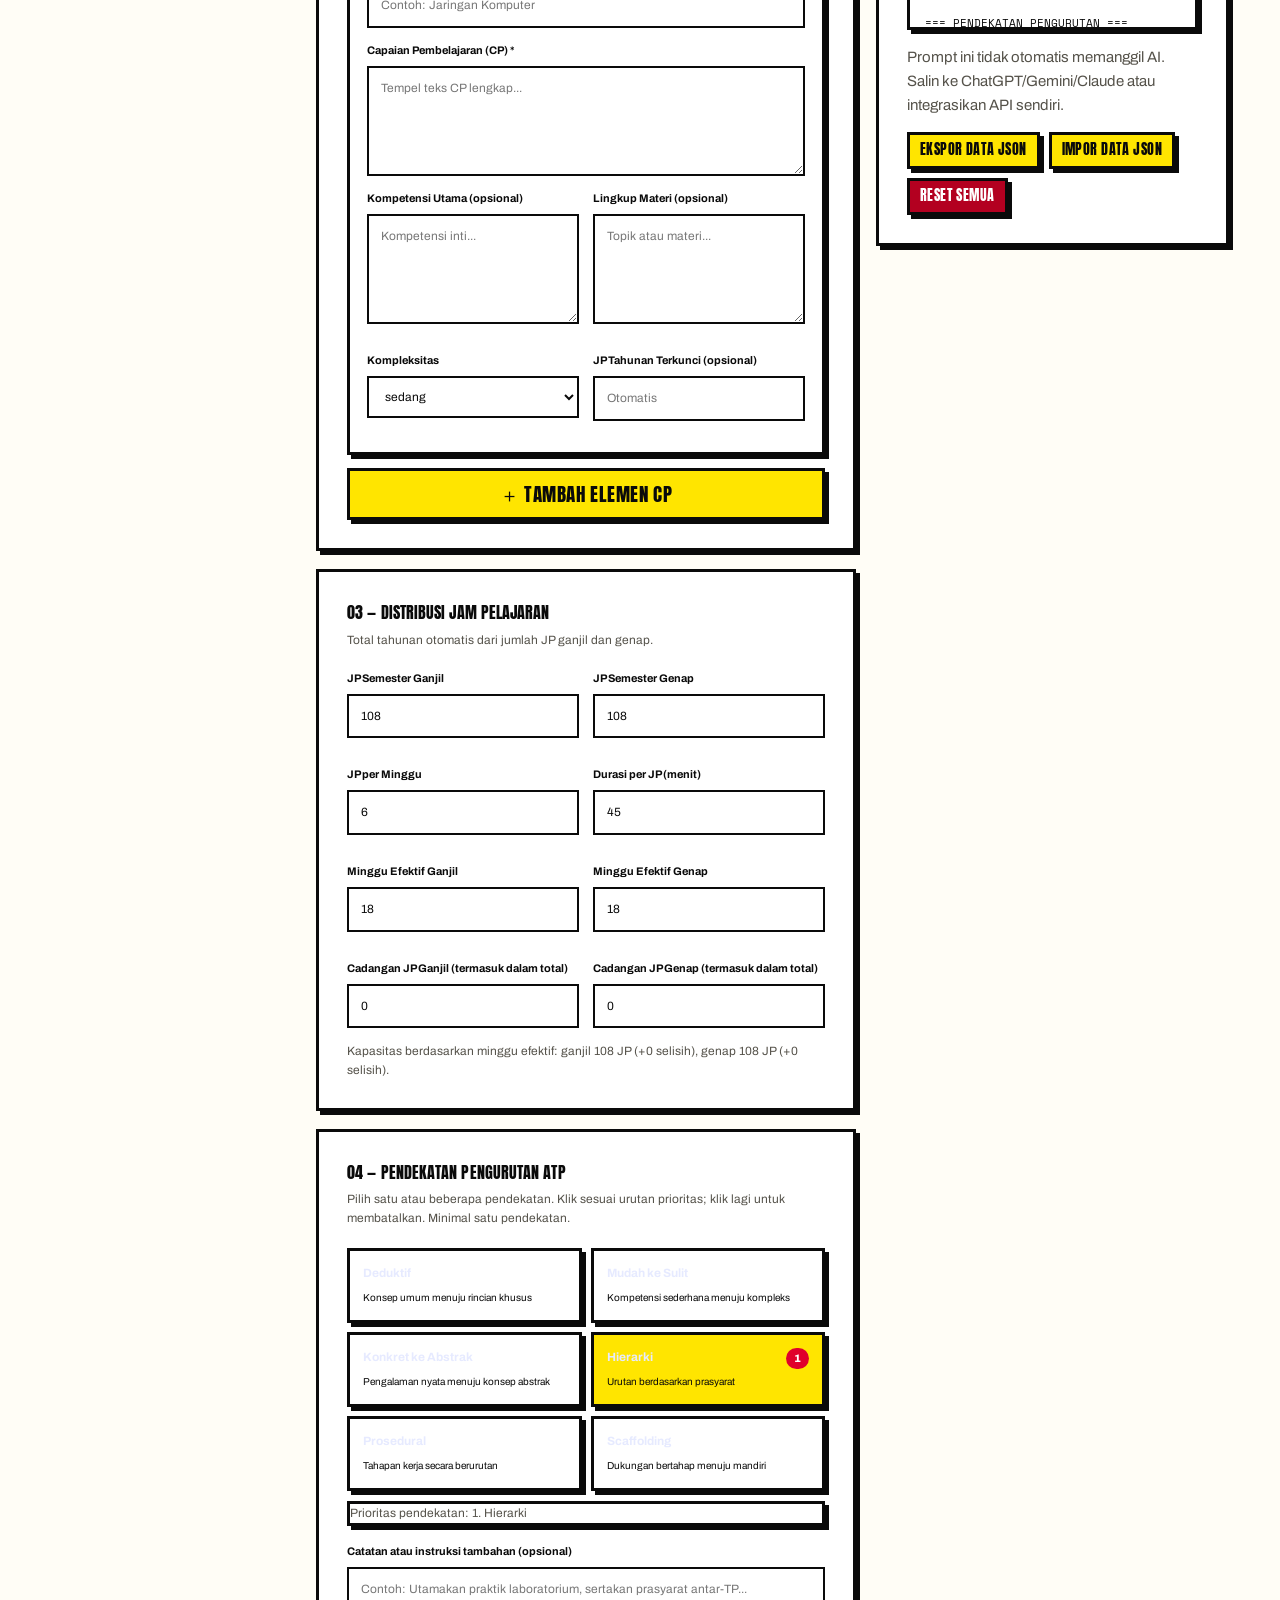
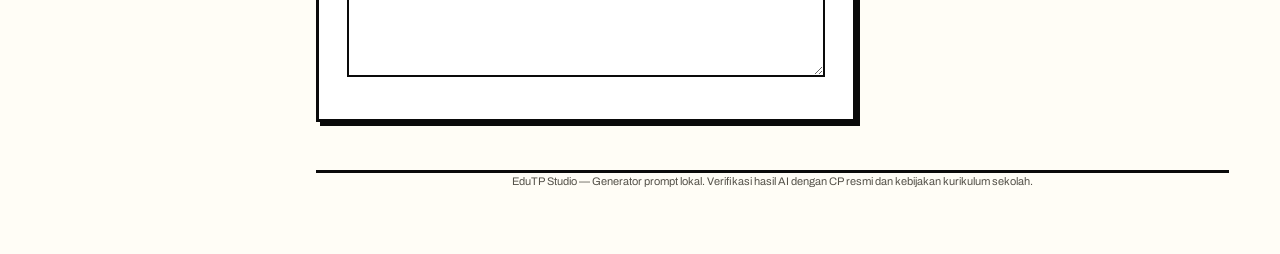
<file: edutp.html>
<!doctype html><html lang="id"><head><meta charset="utf-8"><meta name="viewport" content="width=device-width,initial-scale=1"><title>EduTP Studio — Generator Prompt TP & ATP</title><style>
@import url('https://fonts.googleapis.com/css2?family=Plus+Jakarta+Sans:wght@400;500;600;700;800&display=swap');:root{font-family:'Plus Jakarta Sans',system-ui,sans-serif;color:#e9efff;background:#090e1b}*{box-sizing:border-box}body{margin:0;background:radial-gradient(circle at 80% 0%,#1d2b50 0,transparent 32%),#090e1b}button,input,select,textarea{font:inherit}button{cursor:pointer}aside{width:265px;background:#10182b;border-right:1px solid #26334d;position:fixed;inset:0 auto 0 0;padding:26px 18px;display:flex;flex-direction:column;gap:10px}.brand{font-size:21px;font-weight:800;letter-spacing:-1px;margin:4px 10px 30px}.brand span{color:#8e91ff}.brand small{display:block;font-size:10px;letter-spacing:2px;color:#8291ae;margin-top:6px}.nav{background:transparent;color:#a6b4d1;border:0;text-align:left;padding:13px 16px;border-radius:12px;font-size:13px;font-weight:700}.nav.active,.nav:hover{background:#293357;color:#fff}.sidefoot{margin-top:auto;color:#71809c;font-size:11px;padding:12px}main{margin-left:265px;padding:34px max(24px,4vw);max-width:1650px}.top{display:flex;justify-content:space-between;align-items:center;gap:15px;flex-wrap:wrap}.eyebrow{color:#8e91ff;text-transform:uppercase;font-weight:800;letter-spacing:2px;font-size:11px}h1{font-size:30px;letter-spacing:-1.4px;margin:8px 0}p{color:#a0afc8;font-size:13px;line-height:1.7}.pill{border:1px solid #384767;background:#18233a;border-radius:100px;padding:9px 15px;font-size:12px;color:#afc4e7}.hero{margin:28px 0;padding:28px 32px;border-radius:22px;background:linear-gradient(115deg,#4d51be,#7565d6 60%,#a16fd1);display:flex;align-items:center;justify-content:space-between;gap:20px}.hero h2{font-size:24px;margin:0 0 10px}.hero p{color:#e5e3ff;margin:0;max-width:580px}.heroicon{font-size:75px;opacity:.8}.stats{display:grid;grid-template-columns:repeat(4,1fr);gap:14px}.stat,.panel{border:1px solid #29364f;background:#141e32;border-radius:18px}.stat{padding:18px}.stat b{font-size:27px;display:block;margin:8px 0}.stat small{color:#98a7c3}.layout{display:grid;grid-template-columns:minmax(0,1.3fr) minmax(330px,.85fr);gap:20px;margin-top:20px;align-items:start}.panel{padding:24px;margin-bottom:18px}.panel h3{font-size:16px;margin:0 0 6px}.sub{color:#8393b1;font-size:12px;margin-bottom:20px}.grid{display:grid;grid-template-columns:repeat(2,minmax(0,1fr));gap:14px}.field{display:flex;flex-direction:column;gap:7px;margin-bottom:14px}.field label{font-size:11px;font-weight:800;color:#b5c3de}input,select,textarea{background:#0c1425;color:#edf3ff;border:1px solid #32415d;border-radius:10px;padding:11px 12px;outline:none;width:100%;font-size:12px}input:focus,select:focus,textarea:focus{border-color:#9a8dff;box-shadow:0 0 0 3px #8c7aff22}textarea{min-height:110px;resize:vertical;line-height:1.6}.btn{border:0;border-radius:11px;padding:12px 17px;font-weight:800;font-size:12px;color:white;background:#665de2}.btn:hover{filter:brightness(1.13)}.btn.alt{background:#263550;color:#d6e2f9}.btn.danger{background:#4b263b;color:#ffb5ca}.btn.full{width:100%}.actions{display:flex;gap:9px;flex-wrap:wrap}.element{background:#101a2d;border:1px solid #31405d;border-radius:14px;padding:17px;margin-bottom:13px}.elementhead{display:flex;justify-content:space-between;align-items:center;margin-bottom:14px}.elementhead strong{font-size:13px}.tiny{padding:7px 10px;font-size:11px}.approaches{display:grid;grid-template-columns:repeat(2,1fr);gap:9px}.approach{border:1px solid #34415e;background:#0e172a;padding:13px;border-radius:12px;text-align:left;color:#bac8e4;font-size:12px}.approach strong{display:block;color:#e6eaff;margin-bottom:6px}.approach small{line-height:1.5}.approach.selected{border-color:#a49bff;background:#2c2a60;box-shadow:inset 0 0 0 1px #a49bff}.approach .rank{float:right;background:#9187ff;color:#090e1b;border-radius:30px;padding:2px 8px;font-size:11px;font-weight:800}.method-hint{margin-top:10px;color:#b5c3de;font-size:12px;line-height:1.6}.preview{background:#0a1221;border:1px solid #2a3a54;border-radius:12px;padding:15px;white-space:pre-wrap;word-break:break-word;max-height:650px;overflow:auto;font:11px/1.75 ui-monospace,SFMono-Regular,Consolas,monospace;color:#c7d8f4}.sticky{position:sticky;top:20px}.alert{background:#36283b;border:1px solid #7b4a69;color:#ffc9dc;padding:11px 13px;border-radius:10px;font-size:12px;margin-bottom:12px}.ok{color:#9de8c8;font-size:12px}.muted{color:#8595b2}.hidden{display:none!important}.section{scroll-margin-top:25px}.switch{display:flex;align-items:center;gap:9px;font-size:12px;color:#bac8e4}.switch input{width:auto}footer{color:#7383a0;font-size:11px;margin:30px 0;text-align:center}@media(max-width:1100px){aside{width:210px}main{margin-left:210px}.layout{grid-template-columns:1fr}.sticky{position:static}}@media(max-width:700px){aside{position:static;width:auto;height:auto;padding:12px;flex-direction:row;align-items:center;overflow:auto}.brand{margin:0 12px 0 0;font-size:15px;white-space:nowrap}.brand small,.sidefoot{display:none}.nav{white-space:nowrap;padding:10px}main{margin:0;padding:20px 14px}.hero{padding:20px}.heroicon{display:none}.stats{grid-template-columns:repeat(2,1fr)}.grid,.approaches{grid-template-columns:1fr}.panel{padding:17px}h1{font-size:25px}}
</style><link rel="stylesheet" href="magazine-bold.css"></head><body><aside><a href="index.html" class="nav" style="display:block;text-decoration:none;margin-bottom:9px">← Dashboard Utama</a><div class="brand">✦ Edu<span>TP</span> Studio<small>CURRICULUM INTELLIGENCE</small></div><button class="nav active" data-target="identity">◈ &nbsp; Identitas & Pengaturan</button><button class="nav" data-target="cp">▤ &nbsp; Capaian & Elemen</button><button class="nav" data-target="time">◷ &nbsp; Alokasi Waktu</button><button class="nav" data-target="method">◇ &nbsp; Pendekatan ATP</button><button class="nav" data-target="output">✧ &nbsp; Hasil Prompt</button></aside><main><div class="top"><div><div class="eyebrow">Workspace / Generator</div><h1>Generator Prompt TP & ATP</h1><p>Susun instruksi AI yang presisi dari CP, elemen, fase, pendekatan, dan alokasi JP.</p></div></div><div class="hero"><div><h2>Rancang pembelajaran lebih cerdas ✨</h2><p>Isi data sekali, lalu hasilkan prompt terstruktur untuk membuat Tujuan Pembelajaran dan Alur Tujuan Pembelajaran dengan distribusi jam yang terukur.</p></div><div class="heroicon">◈</div></div><div class="stats"><div class="stat"><small>Jumlah Elemen</small><b id="s-elements">1</b><small>CP terdaftar</small></div><div class="stat"><small>Semester Ganjil</small><b id="s-odd">108</b><small>Jam Pelajaran</small></div><div class="stat"><small>Semester Genap</small><b id="s-even">108</b><small>Jam Pelajaran</small></div><div class="stat"><small>Total Tahunan</small><b id="s-total">216</b><small>Jam Pelajaran</small></div></div><div class="layout"><div><section class="panel section" id="identity"><h3>01 — Identitas Pembelajaran</h3><div class="sub">Informasi yang akan dimasukkan otomatis ke dalam prompt dan dokumen.</div><div class="grid"><div class="field"><label>Nama Sekolah</label><input data-key="school" placeholder="Contoh: SMK Negeri 1 ..."></div><div class="field"><label>Tahun Ajaran</label><input data-key="year" placeholder="2026/2027"></div><div class="field"><label>Mata Pelajaran</label><input data-key="subject" placeholder="Contoh: Informatika"></div><div class="field"><label>Jenjang</label><select data-key="level"><option>SMK</option><option>SMA</option><option>SMP</option><option>SD</option></select></div><div class="field"><label>Fase</label><select data-key="phase"><option>A</option><option>B</option><option>C</option><option>D</option><option>E</option><option selected>F</option></select></div><div class="field"><label>Kelas (boleh lebih dari satu, pisahkan koma)</label><input data-key="classes" placeholder="XI, XII"></div><div class="field"><label>Nama Guru</label><input data-key="teacher" placeholder="Nama lengkap guru"></div><div class="field"><label>NIP Guru (opsional)</label><input data-key="teacherNip" placeholder="NIP"></div><div class="field"><label>Nama Kepala Sekolah</label><input data-key="principal" placeholder="Nama kepala sekolah"></div><div class="field"><label>NIP Kepala Sekolah (opsional)</label><input data-key="principalNip" placeholder="NIP"></div><div class="field"><label>Kota Pengesahan</label><input data-key="city" placeholder="Kendari"></div><div class="field"><label>Tanggal Pengesahan</label><input type="date" data-key="signDate"></div></div></section><section class="panel section" id="cp"><h3>02 — Capaian Pembelajaran & Elemen</h3><div class="sub">Tambahkan seluruh elemen dan CP. Setiap elemen dapat memiliki alokasi JP terkunci.</div><div id="elements"></div><button class="btn alt full" id="addElement">＋ Tambah Elemen CP</button></section><section class="panel section" id="time"><h3>03 — Distribusi Jam Pelajaran</h3><div class="sub">Total tahunan otomatis dari jumlah JP ganjil dan genap.</div><div class="grid"><div class="field"><label>JP Semester Ganjil</label><input type="number" min="0" step="1" data-key="odd"></div><div class="field"><label>JP Semester Genap</label><input type="number" min="0" step="1" data-key="even"></div><div class="field"><label>JP per Minggu</label><input type="number" min="1" step="1" data-key="weekly"></div><div class="field"><label>Durasi per JP (menit)</label><input type="number" min="1" step="1" data-key="duration"></div><div class="field"><label>Minggu Efektif Ganjil</label><input type="number" min="0" step="1" data-key="weeksOdd"></div><div class="field"><label>Minggu Efektif Genap</label><input type="number" min="0" step="1" data-key="weeksEven"></div><div class="field"><label>Cadangan JP Ganjil (termasuk dalam total)</label><input type="number" min="0" step="1" data-key="reserveOdd"></div><div class="field"><label>Cadangan JP Genap (termasuk dalam total)</label><input type="number" min="0" step="1" data-key="reserveEven"></div></div><div id="timeNote" class="muted" style="font-size:12px"></div></section><section class="panel section" id="method"><h3>04 — Pendekatan Pengurutan ATP</h3><div class="sub">Pilih satu atau beberapa pendekatan. Klik sesuai urutan prioritas; klik lagi untuk membatalkan. Minimal satu pendekatan.</div><div class="approaches" id="approaches"></div><div id="methodHint" class="method-hint" aria-live="polite"></div><div class="field" style="margin-top:17px"><label>Catatan atau instruksi tambahan (opsional)</label><textarea data-key="notes" placeholder="Contoh: Utamakan praktik laboratorium, sertakan prasyarat antar-TP..."></textarea></div></section></div><div><section class="panel sticky section" id="output"><h3>✦ Prompt AI Siap Pakai</h3><div class="sub">Pratinjau berubah otomatis saat data diubah. Klik validasi untuk memastikan input wajib lengkap.</div><div id="errors"></div><div class="actions" style="margin-bottom:14px"><button class="btn" id="generate">✦ Validasi & Generate</button><button class="btn alt" id="copy">▣ Salin Prompt</button><button class="btn alt" id="download">↓ Unduh .txt</button></div><div class="preview" id="preview"></div><p class="muted">Prompt ini tidak otomatis memanggil AI. Salin ke ChatGPT/Gemini/Claude atau integrasikan API sendiri.</p><div class="actions"><button class="btn alt tiny" id="exportJson">Ekspor Data JSON</button><button class="btn alt tiny" id="importJson">Impor Data JSON</button><input type="file" id="importFile" accept="application/json,.json" class="hidden"><button class="btn danger tiny" id="reset">Reset Semua</button></div></section></div></div><footer>EduTP Studio — Generator prompt lokal. Verifikasi hasil AI dengan CP resmi dan kebijakan kurikulum sekolah.</footer></main><script>
const KEY='edutp-studio-v1';const defaults={school:'',year:'2026/2027',subject:'',level:'SMK',phase:'F',classes:'XI, XII',teacher:'',teacherNip:'',principal:'',principalNip:'',city:'',signDate:'',odd:108,even:108,weekly:6,duration:45,weeksOdd:18,weeksEven:18,reserveOdd:0,reserveEven:0,notes:'',method:'hierarki',methods:['hierarki'],elements:[{id:1,name:'',cp:'',competence:'',topics:'',complexity:'sedang',locked:''}]};let state;try{state={...defaults,...JSON.parse(localStorage.getItem(KEY)||'{}')}}catch{state=structuredClone(defaults)}if(!Array.isArray(state.elements)||!state.elements.length)state.elements=structuredClone(defaults.elements);if(!Array.isArray(state.methods)){state.methods=[state.method||'hierarki']}state.methods=[...new Set(state.methods)].filter(x=>['deduktif','mudah','konkret','hierarki','prosedural','scaffolding'].includes(x));if(!state.methods.length)state.methods=['hierarki'];const methods=[['deduktif','Deduktif','Konsep umum menuju rincian khusus'],['mudah','Mudah ke Sulit','Kompetensi sederhana menuju kompleks'],['konkret','Konkret ke Abstrak','Pengalaman nyata menuju konsep abstrak'],['hierarki','Hierarki','Urutan berdasarkan prasyarat'],['prosedural','Prosedural','Tahapan kerja secara berurutan'],['scaffolding','Scaffolding','Dukungan bertahap menuju mandiri']];const $=id=>document.getElementById(id);const esc=s=>String(s??'').replace(/[&<>"']/g,c=>({'&':'&amp;','<':'&lt;','>':'&gt;','"':'&quot;',"'":'&#39;'}[c]));const num=k=>Number(state[k])||0;function save(){try{localStorage.setItem(KEY,JSON.stringify(state))}catch{showError(['Penyimpanan browser penuh. Ekspor JSON untuk mencadangkan data.'])}}function renderElements(){ $('elements').innerHTML=state.elements.map((e,i)=>`<div class="element" data-id="${e.id}"><div class="elementhead"><strong>◈ Elemen ${i+1}</strong><button class="btn danger tiny" data-remove="${e.id}">Hapus</button></div><div class="field"><label>Nama Elemen *</label><input data-e="name" value="${esc(e.name)}" placeholder="Contoh: Jaringan Komputer"></div><div class="field"><label>Capaian Pembelajaran (CP) *</label><textarea data-e="cp" placeholder="Tempel teks CP lengkap...">${esc(e.cp)}</textarea></div><div class="grid"><div class="field"><label>Kompetensi Utama (opsional)</label><textarea data-e="competence" placeholder="Kompetensi inti...">${esc(e.competence)}</textarea></div><div class="field"><label>Lingkup Materi (opsional)</label><textarea data-e="topics" placeholder="Topik atau materi...">${esc(e.topics)}</textarea></div><div class="field"><label>Kompleksitas</label><select data-e="complexity">${['rendah','sedang','tinggi'].map(x=>`<option ${e.complexity===x?'selected':''}>${x}</option>`).join('')}</select></div><div class="field"><label>JP Tahunan Terkunci (opsional)</label><input data-e="locked" type="number" min="0" step="1" value="${esc(e.locked)}" placeholder="Otomatis"></div></div></div>`).join('');$('s-elements').textContent=state.elements.length}function renderMethods(){$('approaches').innerHTML=methods.map(([id,title,desc])=>{const rank=state.methods.indexOf(id);return `<button type="button" aria-pressed="${rank>=0}" class="approach ${rank>=0?'selected':''}" data-method="${id}"><strong>${title}${rank>=0?`<span class="rank">${rank+1}</span>`:''}</strong><small>${desc}</small></button>`}).join('');$('methodHint').textContent='Prioritas pendekatan: '+state.methods.map((id,i)=>`${i+1}. ${methods.find(m=>m[0]===id)[1]}`).join(' → ')}function validate(){const errors=[];for(const [k,label] of [['school','Nama sekolah'],['year','Tahun ajaran'],['subject','Mata pelajaran'],['phase','Fase'],['classes','Kelas'],['teacher','Nama guru'],['principal','Nama kepala sekolah']])if(!String(state[k]??'').trim())errors.push(label+' wajib diisi.');state.elements.forEach((e,i)=>{if(!e.name.trim()||!e.cp.trim())errors.push('Elemen '+(i+1)+': nama dan CP wajib diisi.');if(e.locked!==''&&(!Number.isInteger(Number(e.locked))||Number(e.locked)<0))errors.push('Elemen '+(i+1)+': JP terkunci harus bilangan bulat nonnegatif.')});for(const k of ['odd','even','weekly','duration','weeksOdd','weeksEven','reserveOdd','reserveEven'])if(!Number.isInteger(Number(state[k]))||Number(state[k])<0)errors.push('Nilai '+k+' harus bilangan bulat nonnegatif.');if(!state.methods.length)errors.push('Pilih minimal satu pendekatan ATP.');if(num('odd')+num('even')<=0)errors.push('Total JP harus lebih dari nol.');if(num('reserveOdd')>num('odd')||num('reserveEven')>num('even'))errors.push('Cadangan JP tidak boleh melebihi JP semester.');const locked=state.elements.reduce((s,e)=>s+(e.locked===''?0:Number(e.locked)||0),0);if(locked>num('odd')+num('even')-num('reserveOdd')-num('reserveEven'))errors.push('Total JP elemen terkunci melebihi JP pembelajaran yang tersedia.');return errors}function showError(err){$('errors').innerHTML=err.length?`<div class="alert">${err.map(esc).join('<br>')}</div>`:'<div class="ok" style="margin-bottom:12px">✓ Input valid untuk membuat prompt.</div>'}function makePrompt(){const selected=state.methods.map(id=>methods.find(m=>m[0]===id)).filter(Boolean);const approach=selected[0];const approachGuide=selected.map((m,i)=>`${i+1}. ${m[1]}: ${m[2]}`).join('\n');const total=num('odd')+num('even'),available=total-num('reserveOdd')-num('reserveEven');return `ANDA ADALAH AHLI KURIKULUM DAN PERANCANG TP-ATP.\nSusun Tujuan Pembelajaran (TP) dan Alur Tujuan Pembelajaran (ATP) berdasarkan data di bawah. Jaga keterlacakan CP, ketepatan pengurutan, dan total alokasi Jam Pelajaran (JP).\n\n=== IDENTITAS ===\nSekolah: ${state.school||'[BELUM DIISI]'}\nTahun ajaran: ${state.year}\nJenjang: ${state.level}\nMata pelajaran: ${state.subject||'[BELUM DIISI]'}\nFase: ${state.phase}\nKelas: ${state.classes}\nGuru: ${state.teacher||'[BELUM DIISI]'}\nNIP guru: ${state.teacherNip||'-'}\nKepala sekolah: ${state.principal||'[BELUM DIISI]'}\nNIP kepala sekolah: ${state.principalNip||'-'}\nPengesahan: ${state.city||'-'}, ${state.signDate||'-'}\n\n=== CAPAIAN PEMBELAJARAN PER ELEMEN (${state.elements.length}) ===\n${state.elements.map((e,i)=>`ELEMen ${i+1}: ${e.name||'[BELUM DIISI]'}\nCP (teks asli): ${e.cp||'[BELUM DIISI]'}\nKompetensi utama: ${e.competence||'Analisis dari CP'}\nLingkup materi: ${e.topics||'Analisis dari CP'}\nKompleksitas: ${e.complexity}\nJP tahunan terkunci: ${e.locked===''?'Tidak; usulkan secara proporsional':e.locked+' JP'}`).join('\n\n')}\n\n=== PENDEKATAN PENGURUTAN ===\n${approachGuide}\n\nGunakan SEMUA pendekatan di atas secara terpadu. Nomor lebih kecil berarti prioritas lebih tinggi. Jelaskan secara spesifik peran setiap pendekatan dalam menentukan urutan TP, titik penerapannya, serta penyelesaian konflik antarpendekatan. Selalu hormati prasyarat konsep dan keselamatan pembelajaran. Jangan hanya menyebutkan nama pendekatan.\n\n=== BATASAN WAKTU ===\nSemester ganjil: ${num('odd')} JP, cadangan ${num('reserveOdd')} JP, JP pembelajaran ${num('odd')-num('reserveOdd')}.\nSemester genap: ${num('even')} JP, cadangan ${num('reserveEven')} JP, JP pembelajaran ${num('even')-num('reserveEven')}.\nTOTAL TAHUNAN: ${total} JP, termasuk cadangan ${num('reserveOdd')+num('reserveEven')} JP.\nTOTAL UNTUK TP: ${available} JP.\nJP per minggu: ${num('weekly')}; minggu efektif ganjil: ${num('weeksOdd')}; minggu efektif genap: ${num('weeksEven')}; durasi JP: ${num('duration')} menit.\nPeriksa konsistensi minggu efektif × JP/minggu terhadap alokasi semester; jika berbeda, laporkan selisih dan minta keputusan guru, jangan mengubah input diam-diam.\n\n=== INSTRUKSI WAJIB ===\n1. Analisis setiap CP, kompetensi dan lingkup materi tanpa mengubah teks CP asli.\n2. Pecah setiap CP menjadi TP yang jelas, operasional, terukur, dan realistis sesuai fase/kelas. Beri kode TP unik dan catat elemen asalnya.\n3. Urutkan TP menjadi ATP berdasarkan kombinasi pendekatan berikut (urutan prioritas): ${selected.map(m=>m[1]).join(" → ")}; jelaskan prasyarat, peran masing-masing pendekatan, dan alasan urutannya.\n4. Distribusikan JP tiap TP berdasarkan kompleksitas, kebutuhan praktik, dan cakupan, bukan rata otomatis. Hormati JP elemen terkunci.\n5. Tetapkan semester ganjil dan genap. Jumlah JP TP ganjil harus TEPAT ${num('odd')-num('reserveOdd')}; JP TP genap harus TEPAT ${num('even')-num('reserveEven')}; JP TP tahunan harus TEPAT ${available}. Cadangan JP ditampilkan terpisah.\n6. Semua JP bilangan bulat; koreksi pembulatan agar jumlah tepat. Jika ada batasan yang mustahil dipenuhi, jelaskan konflik, jangan membuat total palsu.\n7. Tunjukkan matriks keterlacakan CP → elemen → TP → posisi ATP dan cek cakupan semua CP.\n8. Hindari TP duplikat dan jangan menambahkan kompetensi yang tidak didukung CP.\n9. Jika fase mencakup beberapa kelas, jelaskan asumsi pembagian TP antar kelas dan minta konfirmasi untuk bagian yang ambigu.\n10. Output dalam bahasa Indonesia formal dan mudah diedit guru. Hasil AI merupakan draf untuk diverifikasi guru.\n\n=== FORMAT OUTPUT ===\nA. Analisis CP per elemen.\nB. Tabel TP: Kode | Elemen | Rumusan TP | Materi | Prasyarat | JP | Semester.\nC. Tabel ATP semester ganjil: No | Kode TP | Elemen | Tujuan Pembelajaran | Materi | Alasan Urutan | JP.\nD. Tabel ATP semester genap dengan kolom yang sama.\nE. Rekap JP per elemen (ganjil, genap, tahunan).\nF. Rekap semester: JP TP + JP cadangan = JP semester; jumlah kedua semester = JP tahunan.\nG. Matriks keterlacakan CP–TP–ATP.\nH. Catatan pendekatan pengurutan dan rekomendasi pembelajaran.\nI. Validasi aritmetika, ketercakupan CP, prasyarat, serta daftar asumsi/konflik.\n\n=== CATATAN TAMBAHAN GURU ===\n${state.notes||'Tidak ada.'}\n\nJANGAN klaim telah memverifikasi regulasi atau CP resmi jika sumber resminya tidak diberikan.`}function refresh(){document.querySelectorAll('[data-key]').forEach(el=>{if(document.activeElement!==el)el.value=state[el.dataset.key]??''});$('s-odd').textContent=num('odd');$('s-even').textContent=num('even');$('s-total').textContent=num('odd')+num('even');$('timeNote').textContent=`Kapasitas berdasarkan minggu efektif: ganjil ${num('weeksOdd')*num('weekly')} JP (${num('odd')-num('weeksOdd')*num('weekly')>=0?'+':''}${num('odd')-num('weeksOdd')*num('weekly')} selisih), genap ${num('weeksEven')*num('weekly')} JP (${num('even')-num('weeksEven')*num('weekly')>=0?'+':''}${num('even')-num('weeksEven')*num('weekly')} selisih).`;renderMethods();$('preview').textContent=makePrompt();save()}document.addEventListener('input',e=>{const t=e.target;if(t.dataset.key){state[t.dataset.key]=t.type==='number'?(t.value===''?'':Number(t.value)):t.value;refresh()}if(t.dataset.e){const el=state.elements.find(x=>String(x.id)===t.closest('[data-id]').dataset.id);if(el){el[t.dataset.e]=t.value;refresh()}}});document.addEventListener('change',e=>{if(e.target.dataset.key||e.target.dataset.e)refresh()});$('elements').addEventListener('click',e=>{const b=e.target.closest('[data-remove]');if(!b)return;if(state.elements.length===1){alert('Minimal satu elemen harus tersedia.');return}state.elements=state.elements.filter(x=>String(x.id)!==b.dataset.remove);renderElements();refresh()});$('addElement').onclick=()=>{state.elements.push({id:Date.now()+Math.floor(Math.random()*1000),name:'',cp:'',competence:'',topics:'',complexity:'sedang',locked:''});renderElements();refresh()};$('approaches').onclick=e=>{const b=e.target.closest('[data-method]');if(!b)return;const id=b.dataset.method;const ix=state.methods.indexOf(id);if(ix>=0){if(state.methods.length===1){alert('Minimal satu pendekatan harus dipilih.');return}state.methods.splice(ix,1)}else state.methods.push(id);state.method=state.methods[0];refresh()};$('generate').onclick=()=>{const errors=validate();showError(errors);$('output').scrollIntoView({behavior:'smooth',block:'start'})};$('copy').onclick=async()=>{const errors=validate();showError(errors);if(errors.length)return;try{await navigator.clipboard.writeText(makePrompt());alert('Prompt berhasil disalin.')}catch{const t=document.createElement('textarea');t.value=makePrompt();document.body.appendChild(t);t.select();document.execCommand('copy');t.remove();alert('Prompt disalin.')}};function download(name,content,type){const blob=new Blob([content],{type});const url=URL.createObjectURL(blob),a=document.createElement('a');a.href=url;a.download=name;a.click();setTimeout(()=>URL.revokeObjectURL(url),1000)}$('download').onclick=()=>{const errors=validate();showError(errors);if(!errors.length)download('Prompt-TP-ATP-'+(state.year||'tahun').replace('/','-')+'.txt',makePrompt(),'text/plain;charset=utf-8')};$('exportJson').onclick=()=>download('EduTP-data.json',JSON.stringify(state,null,2),'application/json');$('importJson').onclick=()=>$('importFile').click();$('importFile').onchange=async e=>{const file=e.target.files[0];if(!file)return;try{const data=JSON.parse(await file.text());if(!Array.isArray(data.elements)||!data.elements.length)throw Error('Elemen tidak ditemukan');state={...structuredClone(defaults),...data};state.methods=Array.isArray(data.methods)?[...new Set(data.methods)].filter(x=>methods.some(m=>m[0]===x)):[methods.some(m=>m[0]===data.method)?data.method:'hierarki'];if(!state.methods.length)state.methods=['hierarki'];renderElements();refresh();showError([])}catch(err){alert('File JSON tidak valid: '+err.message)}e.target.value=''};$('reset').onclick=()=>{if(confirm('Hapus semua data lokal dan mulai ulang?')){state=structuredClone(defaults);renderElements();refresh();showError([])}};document.querySelectorAll('.nav').forEach(b=>b.onclick=()=>{document.querySelectorAll('.nav').forEach(x=>x.classList.remove('active'));b.classList.add('active');$(b.dataset.target).scrollIntoView({behavior:'smooth',block:'start'})});renderElements();refresh();
</script></body></html>
</file>
<file: style.css>
@import url('https://fonts.googleapis.com/css2?family=Plus+Jakarta+Sans:wght@400;500;600;700;800&display=swap');:root{font-family:'Plus Jakarta Sans',system-ui,sans-serif;color:#e8eeff;background:#090f1d}*{box-sizing:border-box}body{margin:0;background:radial-gradient(ellipse at 75% -10%,#1a2750 0,transparent 40%),#090f1d}a{color:inherit;text-decoration:none}button,input,select,textarea{font:inherit}button{cursor:pointer}.sidebar{width:250px;position:fixed;inset:0 auto 0 0;background:#111a2d;border-right:1px solid #2a3650;padding:29px 18px;display:flex;flex-direction:column}.logo{font-size:23px;font-weight:800;letter-spacing:-1.1px;margin:0 8px 36px}.logo span{color:#9c92ff}.logo small{display:block;font-size:9px;letter-spacing:2px;color:#7f91b3;margin-top:7px}.sidebar nav{display:grid;gap:9px}.sidebar nav a{border-radius:12px;padding:14px 13px;font-size:13px;font-weight:700;color:#aab8d2}.sidebar nav a:hover,.sidebar nav a.active{background:#2b3456;color:#fff}.sidebar-bottom{margin-top:auto;color:#8191af;font-size:11px;line-height:2;padding:14px}.main{margin-left:250px;padding:42px max(28px,5vw);max-width:1650px}header{display:flex;align-items:center;justify-content:space-between;gap:15px;flex-wrap:wrap}.eyebrow,.tag{color:#a89eff;font-size:11px;font-weight:800;letter-spacing:1.6px}h1{font-size:31px;letter-spacing:-1.4px;margin:11px 0}h1 span{color:#a49cff}p{font-size:13px;color:#9babc6;line-height:1.8}.chip{padding:11px 16px;border:1px solid #354461;border-radius:30px;color:#bbcae5;font-size:12px}.hero{margin:30px 0 38px;border-radius:24px;background:linear-gradient(115deg,#4747ae,#6858cc 60%,#8660c3);padding:42px;display:flex;justify-content:space-between;align-items:center;overflow:hidden}.hero-kicker{color:#d5d0ff;font-size:11px;font-weight:800;letter-spacing:2px}.hero h2{font-size:32px;line-height:1.3;letter-spacing:-1px;margin:16px 0}.hero p{color:#e7e5ff;max-width:560px}.button{display:inline-block;background:#7165e8;color:#fff;border:0;border-radius:11px;padding:13px 18px;font-weight:800;font-size:12px}.button.white{background:#fff;color:#4c43ac;margin-top:14px}.hero-art{font-size:105px;color:#c6baff;text-align:center;line-height:1;transform:rotate(-8deg);margin:0 30px}.hero-art div{font-size:13px;line-height:2;letter-spacing:4px}.space{margin-bottom:16px}.modules{display:grid;grid-template-columns:repeat(2,minmax(0,1fr));gap:20px}.module,.panel{background:#151f33;border:1px solid #2c3a54;border-radius:20px}.module{padding:28px;transition:.2s}.module:hover{border-color:#9589ff;transform:translateY(-3px)}.module-icon{width:60px;height:60px;display:grid;place-items:center;font-size:30px;border-radius:17px;margin-bottom:23px}.purple{background:#343066;color:#b9afff}.blue{background:#1b3e59;color:#85d4ff}.module h3{font-size:22px;margin:12px 0}.module p{min-height:76px}.module-bottom{display:flex;justify-content:space-between;color:#c5bcff;border-top:1px solid #2d3a53;padding-top:18px;margin-top:25px;font-weight:800;font-size:12px}.info{display:flex;gap:17px;background:#121d30;border:1px solid #2a3952;border-radius:17px;padding:20px;margin-top:25px}.info>div:first-child{font-size:28px;color:#a89eff}.info b{font-size:14px}.info p{margin:5px 0}footer{text-align:center;font-size:11px;color:#71819e;margin:38px 0}.panel{padding:24px;margin-bottom:18px}.panel h2{font-size:17px;margin:0 0 7px}.sub{color:#8b9cb9;font-size:12px;margin-bottom:19px}.grid{display:grid;grid-template-columns:repeat(2,minmax(0,1fr));gap:13px}.field{display:flex;flex-direction:column;gap:7px;margin-bottom:13px}.field label{font-size:11px;font-weight:800;color:#b8c8e3}.field input,.field select,.field textarea,.preview{width:100%;background:#0b1425;color:#e8eeff;border:1px solid #34425d;border-radius:10px;padding:12px;font-size:12px;outline:none}.field textarea{min-height:115px;resize:vertical;line-height:1.7}.field input:focus,.field select:focus,.field textarea:focus{border-color:#a79dff}.actions{display:flex;gap:9px;flex-wrap:wrap}.button.secondary{background:#293b57}.button.danger{background:#543147}.button:disabled{opacity:.45;cursor:not-allowed}.layout{display:grid;grid-template-columns:minmax(0,1.2fr) minmax(340px,.8fr);gap:20px;align-items:start}.sticky{position:sticky;top:20px}.preview{white-space:pre-wrap;word-break:break-word;max-height:650px;overflow:auto;font:11px/1.7 ui-monospace,Consolas,monospace}.choices{display:grid;grid-template-columns:repeat(2,minmax(0,1fr));gap:9px}.choice{border:1px solid #35435d;background:#0e192b;border-radius:12px;padding:14px;display:flex;gap:10px;align-items:flex-start;cursor:pointer;font-size:12px;color:#cbd6ea}.choice input{accent-color:#8d81fa}.choice b{display:block;margin-bottom:5px}.choice small{display:block;color:#899ab7;line-height:1.6}.notice{padding:13px;border-radius:11px;background:#32263a;border:1px solid #74516b;color:#ffd3e2;font-size:12px;line-height:1.7;margin-bottom:14px}.success{background:#17382f;border-color:#3d8d74;color:#a7f4d6}.step{display:flex;align-items:center;gap:9px;color:#aebde0;font-size:12px;margin:10px 0}.step b{background:#37366d;color:#d6d0ff;border-radius:50%;width:24px;height:24px;display:grid;place-items:center}.statrow{display:grid;grid-template-columns:repeat(3,1fr);gap:12px;margin:22px 0}.stat{border:1px solid #2e3b56;border-radius:15px;background:#151f33;padding:17px}.stat b{display:block;font-size:26px;margin:8px 0}.stat small{color:#93a5c2}.hidden{display:none!important}@media(max-width:1100px){.layout{grid-template-columns:1fr}.sticky{position:static}}@media(max-width:760px){.sidebar{position:static;width:auto;padding:13px;display:block}.logo{display:block;margin:5px 0 12px;font-size:17px}.logo small,.sidebar-bottom{display:none}.sidebar nav{display:flex;overflow:auto}.sidebar nav a{white-space:nowrap;font-size:11px}.main{margin:0;padding:23px 14px}.hero{padding:26px}.hero h2{font-size:25px}.hero-art{display:none}.modules,.grid,.choices{grid-template-columns:1fr}.statrow{grid-template-columns:repeat(3,1fr)}.stat{padding:10px}.stat b{font-size:21px}}
</file>
<file: magazine-bold.css>
@import url('https://fonts.googleapis.com/css2?family=Anton&family=Archivo:wght@400;500;700&family=Space+Mono:wght@400;700&display=swap');
:root{--paper:#fffdf6;--ink:#0a0a0a;--card:#fff;--muted:#f0ecdc;--red:#e0002b;--yellow:#ffe500;--shadow:4px 4px 0 #0a0a0a;--display:Anton,Impact,'Arial Narrow',sans-serif;--body:Archivo,Arial,sans-serif;--mono:'Space Mono',monospace}
*{box-sizing:border-box}html{scroll-behavior:smooth}body,body:has(#typeSwitch){background:var(--paper)!important;color:var(--ink)!important;font:17px/1.55 var(--body)!important}a{color:inherit}button,input,select,textarea{font-family:var(--body)!important}p,body:has(#typeSwitch) p{color:#55524a!important;font-size:15px;line-height:1.6}h1,h2,h3{font-family:var(--display)!important;font-weight:400!important;letter-spacing:.005em!important;text-transform:uppercase}h1{font-size:clamp(42px,5vw,76px)!important;line-height:1.01!important}h2{line-height:1.08!important}h1 span,.logo span,.brand span,body:has(#typeSwitch) h1 span,body:has(#typeSwitch) .logo span{color:var(--red)!important}
.sidebar,aside:not(.sidebar){background:var(--paper)!important;border-right:3px solid var(--ink)!important;color:var(--ink)!important}.logo,.brand{font:30px/1.05 var(--display)!important;letter-spacing:.01em!important;text-decoration:none!important;color:var(--ink)!important}.logo small,.brand small{font:10px/1.5 var(--mono)!important;color:#55524a!important;letter-spacing:.08em!important}.sidebar nav a,aside .nav{border-radius:0!important;font:19px/1.2 var(--display)!important;text-transform:uppercase!important;color:var(--ink)!important;border:2px solid transparent!important;transition:all .16s ease!important}.sidebar nav a:hover,.sidebar nav a.active,aside .nav:hover,aside .nav.active,body:has(#typeSwitch) .sidebar nav a.active,body:has(#typeSwitch) .sidebar nav a:hover{background:var(--yellow)!important;color:var(--ink)!important;border:2px solid var(--ink)!important;box-shadow:3px 3px 0 var(--ink)!important}.sidebar-bottom,.sidefoot{color:#55524a!important;font:11px/1.6 var(--mono)!important;border-top:2px solid var(--ink)!important}
.main,main{color:var(--ink)!important}.eyebrow,.hero-kicker,.tag,body:has(#typeSwitch) .eyebrow,body:has(#typeSwitch) .hero-kicker{font:700 12px/1.5 var(--mono)!important;letter-spacing:.09em!important;color:var(--red)!important}.chip,.pill,body:has(#typeSwitch) .chip{border:2px solid var(--ink)!important;border-radius:0!important;background:var(--yellow)!important;color:var(--ink)!important;font:700 11px/1.5 var(--mono)!important;padding:9px 13px!important}.hero,body:has(#typeSwitch) .hero{background:var(--red)!important;color:white!important;border:3px solid var(--ink)!important;border-radius:0!important;box-shadow:8px 8px 0 var(--ink)!important;padding:clamp(24px,4vw,50px)!important}.hero h2{font-size:clamp(36px,4vw,64px)!important;line-height:1.03!important;color:white!important}.hero p,body:has(#typeSwitch) .hero p{color:white!important}.hero-kicker,body:has(#typeSwitch) .hero-kicker{color:var(--yellow)!important}.hero-art,.heroicon{color:var(--yellow)!important;filter:none!important}.hero-visual{background:var(--yellow)!important;color:var(--ink)!important;border:3px solid var(--ink)!important;border-radius:0!important;box-shadow:8px 8px 0 var(--ink)!important}.hero-visual *{color:var(--ink)!important}
.panel,.module,.stat,.element,.approach,.method-hint,.preview,.info,.guide,.step,.callout,.box,body:has(#typeSwitch) .panel,body:has(#typeSwitch) .stat{background:var(--card)!important;color:var(--ink)!important;border:3px solid var(--ink)!important;border-radius:0!important;box-shadow:var(--shadow)!important;backdrop-filter:none!important}.panel,.module{padding:clamp(18px,2.5vw,28px)!important}.panel h2{font-size:clamp(25px,2.5vw,35px)!important;color:var(--ink)!important}.module h3{font-size:30px!important}.module:hover,.approach:hover{transform:translate(2px,2px)!important;box-shadow:2px 2px 0 var(--ink)!important}.module-icon,.module-icon.purple,.module-icon.blue{background:var(--yellow)!important;color:var(--ink)!important;border:2px solid var(--ink)!important;border-radius:0!important}.module-bottom{border-top:3px solid var(--ink)!important;color:var(--red)!important}.stat{padding:18px!important}.stat b,.stat strong{color:var(--red)!important;font:36px/1 var(--display)!important}.stat small{color:#55524a!important;font:11px/1.4 var(--mono)!important}.panel label,.field label,label{color:var(--ink)!important;font-weight:700!important}.panel input,.panel select,.panel textarea,.field input,.field select,.field textarea,input:not([type=checkbox]):not([type=radio]):not([type=file]),select,textarea{background:#fff!important;color:var(--ink)!important;border:2px solid var(--ink)!important;border-radius:0!important;box-shadow:none!important;outline:none!important}.panel input:focus,.panel select:focus,.panel textarea:focus,.field input:focus,.field textarea:focus,input:focus,select:focus,textarea:focus{border-color:var(--red)!important;box-shadow:3px 3px 0 var(--red)!important}input::placeholder,textarea::placeholder{color:#777!important}.button,.btn,button.primary,button.secondary,body:has(#typeSwitch) .button,body:has(#typeSwitch) .btn{font:19px/1.2 var(--display)!important;letter-spacing:.03em!important;text-transform:uppercase!important;border:3px solid var(--ink)!important;border-radius:0!important;background:var(--red)!important;color:white!important;box-shadow:4px 4px 0 var(--ink)!important;transition:transform .1s ease,box-shadow .1s ease!important}.button:hover,.btn:hover,button.primary:hover,button.secondary:hover{transform:translate(2px,2px)!important;box-shadow:2px 2px 0 var(--ink)!important}.button.white,.btn.alt,.button.alt,button.outline{background:var(--yellow)!important;color:var(--ink)!important}.btn.danger{background:#b30020!important;color:white!important}.btn.tiny{font-size:14px!important}.approach.selected,.selected,button[aria-pressed=true]{background:var(--yellow)!important;color:var(--ink)!important;border-color:var(--ink)!important}.rank{background:var(--red)!important;color:white!important}.muted,.sub,.hint,.method-hint{color:#55524a!important}.alert{background:#fff0d5!important;color:#7b3200!important;border:2px solid #7b3200!important}.ok{background:#e8f7eb!important;color:#0f7a3a!important;border:2px solid #0f7a3a!important}.preview,pre,code{font-family:var(--mono)!important}pre{white-space:pre-wrap;overflow-wrap:anywhere}.section{scroll-margin-top:22px}footer{color:#55524a!important;border-top:3px solid var(--ink)!important}
@media(max-width:900px){.sidebar,aside:not(.sidebar){border-right:0!important;border-bottom:3px solid var(--ink)!important}.hero-art,.heroicon{display:none!important}}@media(prefers-reduced-motion:reduce){*,*::before,*::after{transition:none!important;animation:none!important}}
</file>
<file: lkpd.css>
.lkpd-mode{display:grid;grid-template-columns:1fr 1fr;gap:15px;margin:18px 0}.mode-card{display:flex;flex-direction:column;gap:10px;cursor:pointer;border:3px solid #0a0a0a;padding:19px;background:#fff;min-height:175px;transition:transform .16s,box-shadow .16s}.mode-card:has(input:checked){background:#ffe500;box-shadow:5px 5px 0 #0a0a0a;transform:translate(-2px,-2px)}.mode-card input{width:19px;height:19px;accent-color:#e0002b}.mode-card strong{font:25px/1.1 Anton,Impact,sans-serif;text-transform:uppercase}.mode-card small{font:13px/1.5 Archivo,Arial,sans-serif;color:#55524a}.mode-icon{font-size:32px}.choices .choice{border:2px solid #0a0a0a!important;background:#fff!important;border-radius:0!important;color:#0a0a0a!important}.choices .choice:has(input:checked){background:#ffe500!important}.choices .choice small{color:#55524a!important}.choices .choice input{accent-color:#e0002b}.preview{max-height:720px;min-height:380px;font-size:12px!important;background:#f0ecdc!important;color:#0a0a0a!important;box-shadow:none!important}.button.secondary{background:#ffe500!important;color:#0a0a0a!important}.button.danger{background:#b30020!important;color:white!important}.notice{background:#fff4c1!important;color:#0a0a0a!important;border:2px solid #0a0a0a!important;border-radius:0!important}.step{color:#0a0a0a!important}.step b{background:#ffe500!important;color:#0a0a0a!important;border:2px solid #0a0a0a!important;border-radius:0!important}.tiny-note{font-size:12px!important}.stat b{font-size:clamp(24px,2.5vw,36px)!important}@media(max-width:760px){.lkpd-mode{grid-template-columns:1fr}.mode-card{min-height:140px}}
</file>
<file: soal-theme.css>
/* EduSoal Studio 2.0 — editorial SaaS visual identity */
body:has(#typeSwitch){background:radial-gradient(ellipse 45% 30% at 90% 0%,#203a4e 0%,transparent 90%),#0b1421;color:#edf5f7}
body:has(#typeSwitch) .sidebar{background:#0e1b29;border-color:#24394a}
body:has(#typeSwitch) .logo span,body:has(#typeSwitch) h1 span{color:#62dbc7}
body:has(#typeSwitch) .sidebar nav a.active{background:#173e43;color:#a4fff0;border:1px solid #2a696a}
body:has(#typeSwitch) .sidebar nav a:hover{background:#183343}
body:has(#typeSwitch) .eyebrow{color:#76ddce}
body:has(#typeSwitch) .chip{background:#153b3e;border:1px solid #37716d;color:#b0f9e9}
body:has(#typeSwitch) .hero{background:linear-gradient(115deg,#174e59 0%,#226d6e 55%,#3d8182 100%);box-shadow:0 24px 65px #06151b66;border:1px solid #469a92;padding:46px 44px}
body:has(#typeSwitch) .hero h2{font-size:clamp(27px,3vw,43px);line-height:1.17;letter-spacing:-1.7px}
body:has(#typeSwitch) .hero p{color:#d5f5f1}
body:has(#typeSwitch) .hero-kicker{color:#c0fff2}
body:has(#typeSwitch) .hero-art{transform:none;margin:0 32px}
.hero-visual{width:180px;height:180px;background:#f1fffa;border-radius:28px;transform:rotate(8deg);box-shadow:0 20px 0 #0c464a88;display:flex;flex-direction:column;align-items:center;justify-content:center;gap:8px;color:#186a69}
.hero-visual span{font-size:34px}.hero-visual strong{font-size:30px;letter-spacing:4px}.visual-lines{width:95px;display:grid;gap:8px}.visual-lines i{height:7px;border-radius:10px;background:#8bd2c6}.visual-lines i:nth-child(2){width:70%}.visual-lines i:nth-child(3){width:85%}
body:has(#typeSwitch) .panel,body:has(#typeSwitch) .stat{background:#142433;border:1px solid #2c4655;box-shadow:0 12px 30px #07131c24}
body:has(#typeSwitch) .panel{border-radius:22px;padding:27px}
body:has(#typeSwitch) .panel h2{font-size:17px;letter-spacing:-.3px}
body:has(#typeSwitch) .field label{color:#c4d8de}
body:has(#typeSwitch) .field input,body:has(#typeSwitch) .field select,body:has(#typeSwitch) .field textarea,body:has(#typeSwitch) .preview{background:#0b1a28;border:1px solid #355261;border-radius:12px;color:#eff9fb;padding:13px}
body:has(#typeSwitch) .field input:focus,body:has(#typeSwitch) .field textarea:focus,body:has(#typeSwitch) .field select:focus{border-color:#55d5bf;box-shadow:0 0 0 3px #39b8a31b}
body:has(#typeSwitch) .button{background:#55d6bf;color:#062d32;border-radius:12px;font-weight:800}
body:has(#typeSwitch) .button:hover{filter:brightness(1.08)}
body:has(#typeSwitch) .button.secondary{background:#263e4b;color:#d9f2f0}
body:has(#typeSwitch) .button.danger{background:#4a303b;color:#ffdadc}
body:has(#typeSwitch) .choice{background:#0d202d;border-color:#355160}
body:has(#typeSwitch) .choice:has(input:checked){background:#133e3e;border-color:#59cdb9}
body:has(#typeSwitch) .choice input{accent-color:#56d5bd}
body:has(#typeSwitch) .stat b{color:#a6f6e7}
body:has(#typeSwitch) .step b{background:#205b5d;color:#c3fff3}
body:has(#typeSwitch) .notice.success{background:#123c37;border-color:#388875}
.section-heading{display:flex;align-items:center;gap:13px;margin-bottom:18px}.section-heading .sub{margin-bottom:0}.section-icon{display:grid;place-items:center;background:#204e4f;border:1px solid #397d76;border-radius:13px;color:#a8fff0;width:44px;height:44px;font-size:23px;flex-shrink:0}
.type-switch{display:grid;grid-template-columns:repeat(2,minmax(0,1fr));gap:13px;margin-bottom:20px}
.type-card{position:relative;display:flex;flex-direction:column;gap:9px;background:#0d1d2a;border:1px solid #37515e;border-radius:17px;padding:21px;cursor:pointer;transition:transform .15s,border-color .15s,background .15s}
.type-card:hover{transform:translateY(-2px);border-color:#6bd6c5}.type-card:has(input:checked){background:#153d3e;border:2px solid #65dec8;padding:20px;box-shadow:inset 0 0 0 1px #245957}
.type-card input{position:absolute;top:15px;right:15px;accent-color:#5edac3;width:17px;height:17px}.type-symbol{width:45px;height:45px;display:grid;place-items:center;border-radius:12px;background:#204b51;color:#b2fff0;font-size:24px}.type-card b{font-size:14px}.type-card small{color:#a6bec7;line-height:1.65;font-size:11px}
body:has(#typeSwitch) .preview{max-height:580px;font-size:11px;line-height:1.85}
@media(max-width:760px){.type-switch{grid-template-columns:1fr}.hero-visual{display:none}body:has(#typeSwitch) .hero{padding:27px}body:has(#typeSwitch) .panel{padding:19px}}
</file>
